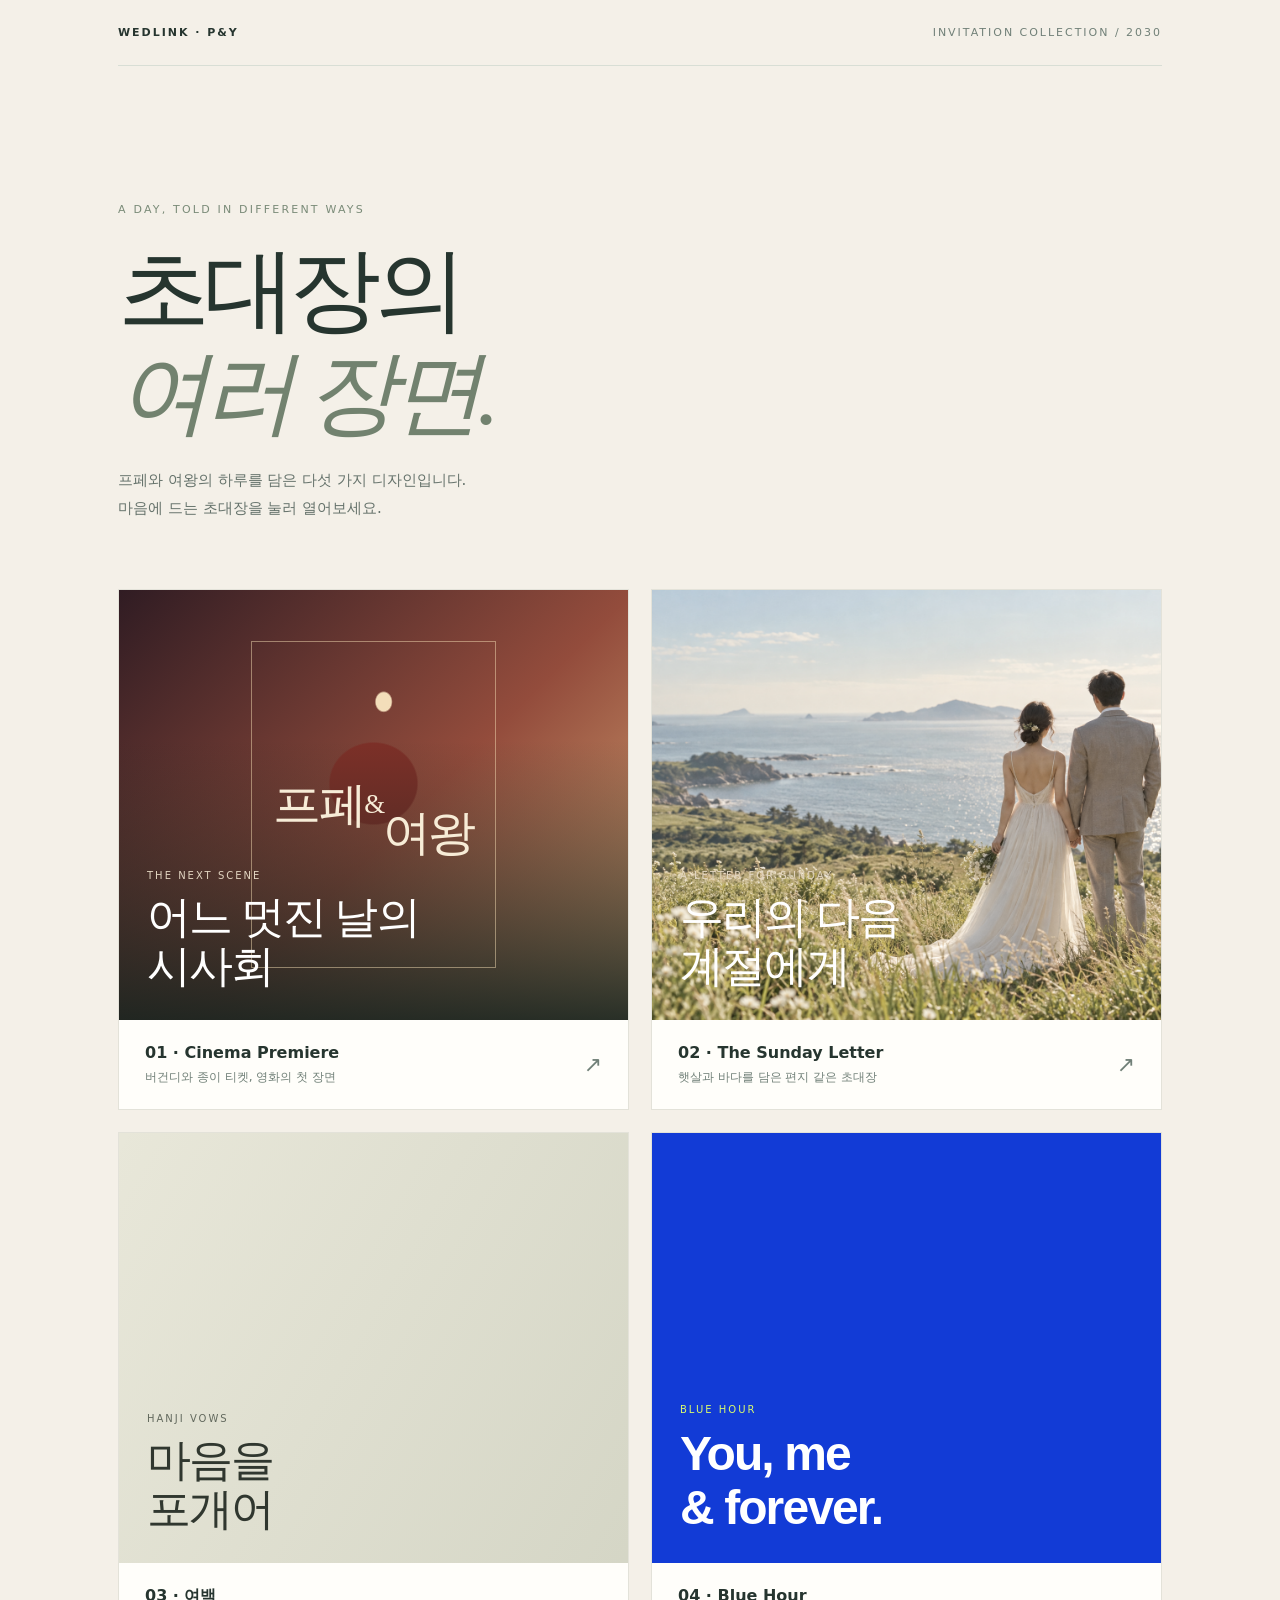
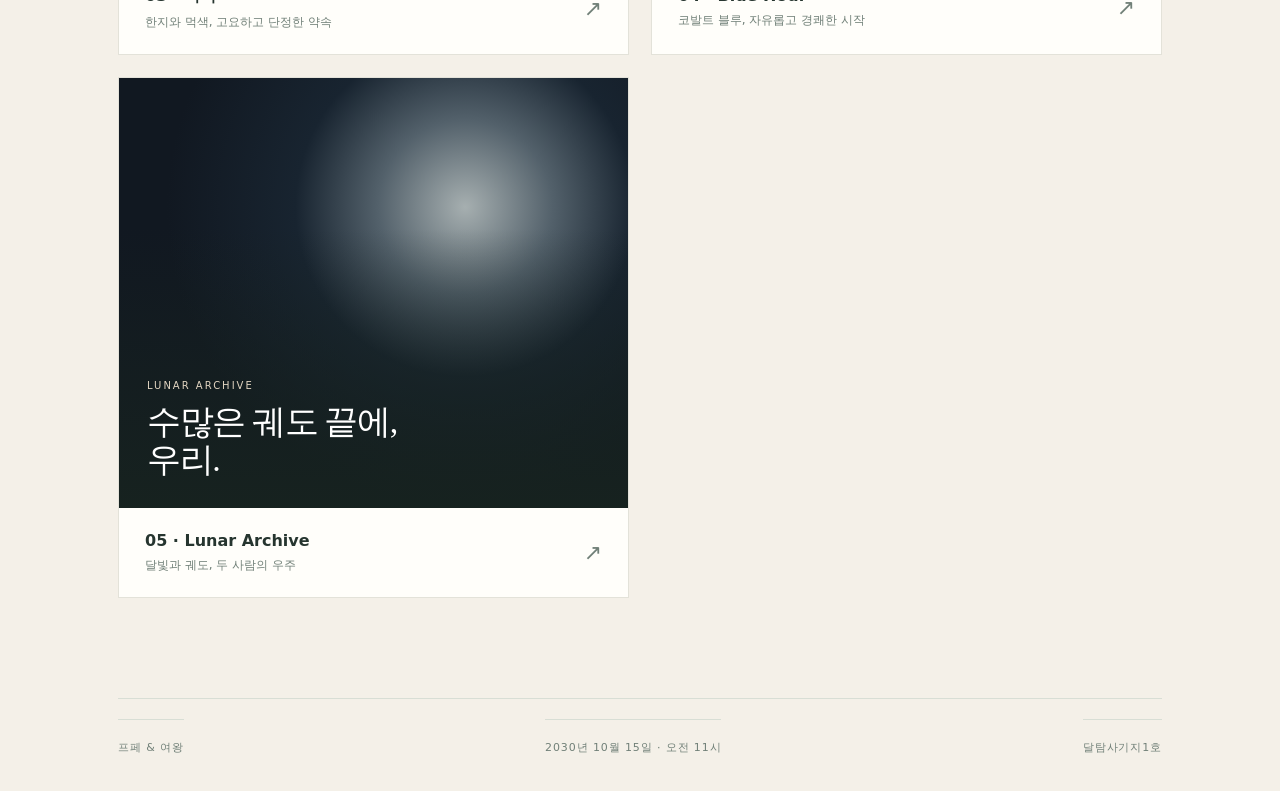
<file: index.html>
<!doctype html>
<html lang="ko">
<head>
  <meta charset="utf-8">
  <meta name="viewport" content="width=device-width, initial-scale=1">
  <meta name="theme-color" content="#f4f0e8">
  <meta name="description" content="프페와 여왕의 모바일 청첩장 테마를 골라보세요.">
  <title>WedLink — 초대장의 여러 장면</title>
  <style>
    :root{color-scheme:light;--paper:#f4f0e8;--ink:#26352f;--muted:#718078;--line:#d8ded5;--serif:Georgia,"Noto Serif KR",serif;--sans:system-ui,"Noto Sans KR",sans-serif}*{box-sizing:border-box}body{margin:0;background:var(--paper);color:var(--ink);font-family:var(--sans)}a{color:inherit}.wrap{max-width:1100px;margin:auto;padding:0 28px}.topbar{display:flex;align-items:center;justify-content:space-between;padding:26px 0;border-bottom:1px solid var(--line);font-size:11px;letter-spacing:.18em;text-transform:uppercase}.brand{font-weight:750}.edition{color:var(--muted)}.intro{padding:clamp(64px,11vw,132px) 0 48px}.eyebrow{font-size:11px;letter-spacing:.2em;color:#7a8b78;text-transform:uppercase}.intro h1{font-family:var(--serif);font-weight:400;letter-spacing:-.07em;font-size:clamp(44px,8vw,92px);line-height:1.12;margin:22px 0}.intro h1 em{font-weight:400;color:#72826f}.intro p{color:#66736c;line-height:1.85;margin:0;max-width:480px;font-size:15px}.themes{display:grid;grid-template-columns:repeat(2,minmax(0,1fr));gap:22px;padding:18px 0 100px}.theme{display:block;text-decoration:none;background:#fffefa;border:1px solid #e3e2d9;transition:transform .25s,box-shadow .25s;overflow:hidden}.theme:hover,.theme:focus-visible{transform:translateY(-4px);box-shadow:0 18px 44px #26352f18;outline:2px solid #70836f;outline-offset:3px}.poster{height:clamp(230px,37vw,430px);position:relative;overflow:hidden;display:flex;align-items:flex-end;padding:28px;color:white}.poster::after{content:"";position:absolute;inset:0;background:linear-gradient(0deg,#17231fe8,transparent 65%)}.poster>*{position:relative;z-index:1}.poster--cinema{background:radial-gradient(ellipse at 52% 26%,#f3deba 0 2%,transparent 2.4%),radial-gradient(ellipse at 50% 45%,#7d3028 0 12%,transparent 12.5%),linear-gradient(135deg,#301c23,#934c3c 55%,#d9ab78)}.ticket{position:absolute;inset:12% 26%;border:1px solid #f7dfb77a;display:flex;align-items:center;justify-content:center;text-align:center;font-family:var(--serif);font-size:clamp(25px,4vw,48px);letter-spacing:-.05em;line-height:1.15;color:#f7ecd7}.poster--letter{background:#d9dfd2}.poster--letter img{position:absolute;inset:0;width:100%;height:100%;object-fit:cover;object-position:center 56%;filter:saturate(.82)}.poster--letter::after{background:linear-gradient(0deg,#1b2823d9,transparent 74%)}.theme-title{font-family:var(--serif);font-size:clamp(26px,4vw,44px);line-height:1.12;letter-spacing:-.04em}.theme-kicker{font-size:10px;letter-spacing:.2em;margin:0 0 12px;color:#e2d5c1}.theme-info{display:flex;align-items:center;justify-content:space-between;padding:23px 26px}.theme-info strong{display:block;font-size:16px;font-weight:650}.theme-info small{display:block;color:var(--muted);margin-top:7px;font-size:12px}.arrow{font-size:22px;color:#718078}.foot{padding:0 0 36px;color:var(--muted);font-size:11px;letter-spacing:.08em}.foot span{border-top:1px solid var(--line);padding-top:20px;display:flex;justify-content:space-between}@media(max-width:680px){.wrap{padding:0 18px}.topbar{padding:20px 0}.themes{grid-template-columns:1fr;gap:16px;padding-bottom:68px}.poster{height:330px}.intro{padding:62px 0 30px}.theme-info{padding:20px}.foot span{gap:16px;flex-wrap:wrap}}
  .poster--hanji{background:#e8e7d9;color:#30372f}.poster--hanji::after{background:linear-gradient(120deg,transparent,#64715425)}.poster--hanji .theme-kicker{color:#62685d}.poster--hanji .theme-title{font-family:Batang,serif}.poster--blue{background:#123bd6}.poster--blue::after{background:none}.poster--blue .theme-title{font-family:Arial,sans-serif;font-weight:800;font-size:48px}.poster--blue .theme-kicker{color:#d9fa6d}.poster--lunar{background:radial-gradient(circle at 68% 30%,#a6afb0 0,#53616b 19%,#182430 37%,#111821 65%)}.poster--lunar .theme-title{font-size:34px}</style>
</head>
<body>
  <div class="wrap">
    <header class="topbar"><span class="brand">WEDLINK · P&amp;Y</span><span class="edition">INVITATION COLLECTION / 2030</span></header>
    <main>
      <section class="intro" aria-labelledby="page-title">
        <span class="eyebrow">A day, told in different ways</span>
        <h1 id="page-title">초대장의<br><em>여러 장면.</em></h1>
        <p>프페와 여왕의 하루를 담은 다섯 가지 디자인입니다.<br>마음에 드는 초대장을 눌러 열어보세요.</p>
      </section>
      <nav class="themes" aria-label="청첩장 테마 선택">
        <a class="theme" href="./cinema-premiere/">
          <div class="poster poster--cinema"><div class="ticket" aria-hidden="true">프페<br><span style="font-size:.56em">&amp;</span><br>여왕</div><div><p class="theme-kicker">THE NEXT SCENE</p><div class="theme-title">어느 멋진 날의<br>시사회</div></div></div>
          <div class="theme-info"><div><strong>01 · Cinema Premiere</strong><small>버건디와 종이 티켓, 영화의 첫 장면</small></div><span class="arrow" aria-hidden="true">↗</span></div>
        </a>
        <a class="theme" href="./sunday-letter/">
          <div class="poster poster--letter"><img src="./sunday-letter/hero.png" alt="맑은 바닷가 풀밭에 선 신랑신부의 뒷모습"><div><p class="theme-kicker">A LETTER FOR SUNDAY</p><div class="theme-title">우리의 다음<br>계절에게</div></div></div>
          <div class="theme-info"><div><strong>02 · The Sunday Letter</strong><small>햇살과 바다를 담은 편지 같은 초대장</small></div><span class="arrow" aria-hidden="true">↗</span></div>
        </a>
      <a class="theme" href="./hanji-vows/"><div class="poster poster--hanji"><div><p class="theme-kicker">HANJI VOWS</p><div class="theme-title">마음을<br>포개어</div></div></div><div class="theme-info"><div><strong>03 · 여백</strong><small>한지와 먹색, 고요하고 단정한 약속</small></div><span class="arrow" aria-hidden="true">↗</span></div></a>
<a class="theme" href="./blue-hour/"><div class="poster poster--blue"><div><p class="theme-kicker">BLUE HOUR</p><div class="theme-title">You, me<br><span>& forever.</span></div></div></div><div class="theme-info"><div><strong>04 · Blue Hour</strong><small>코발트 블루, 자유롭고 경쾌한 시작</small></div><span class="arrow" aria-hidden="true">↗</span></div></a>
<a class="theme" href="./lunar-archive/"><div class="poster poster--lunar"><div><p class="theme-kicker">LUNAR ARCHIVE</p><div class="theme-title">수많은 궤도 끝에,<br>우리.</div></div></div><div class="theme-info"><div><strong>05 · Lunar Archive</strong><small>달빛과 궤도, 두 사람의 우주</small></div><span class="arrow" aria-hidden="true">↗</span></div></a>
</nav>
    </main>
    <footer class="foot"><span><span>프페 &amp; 여왕</span><span>2030년 10월 15일 · 오전 11시</span><span>달탐사기지1호</span></span></footer>
  </div>
</body>
</html>
</file>
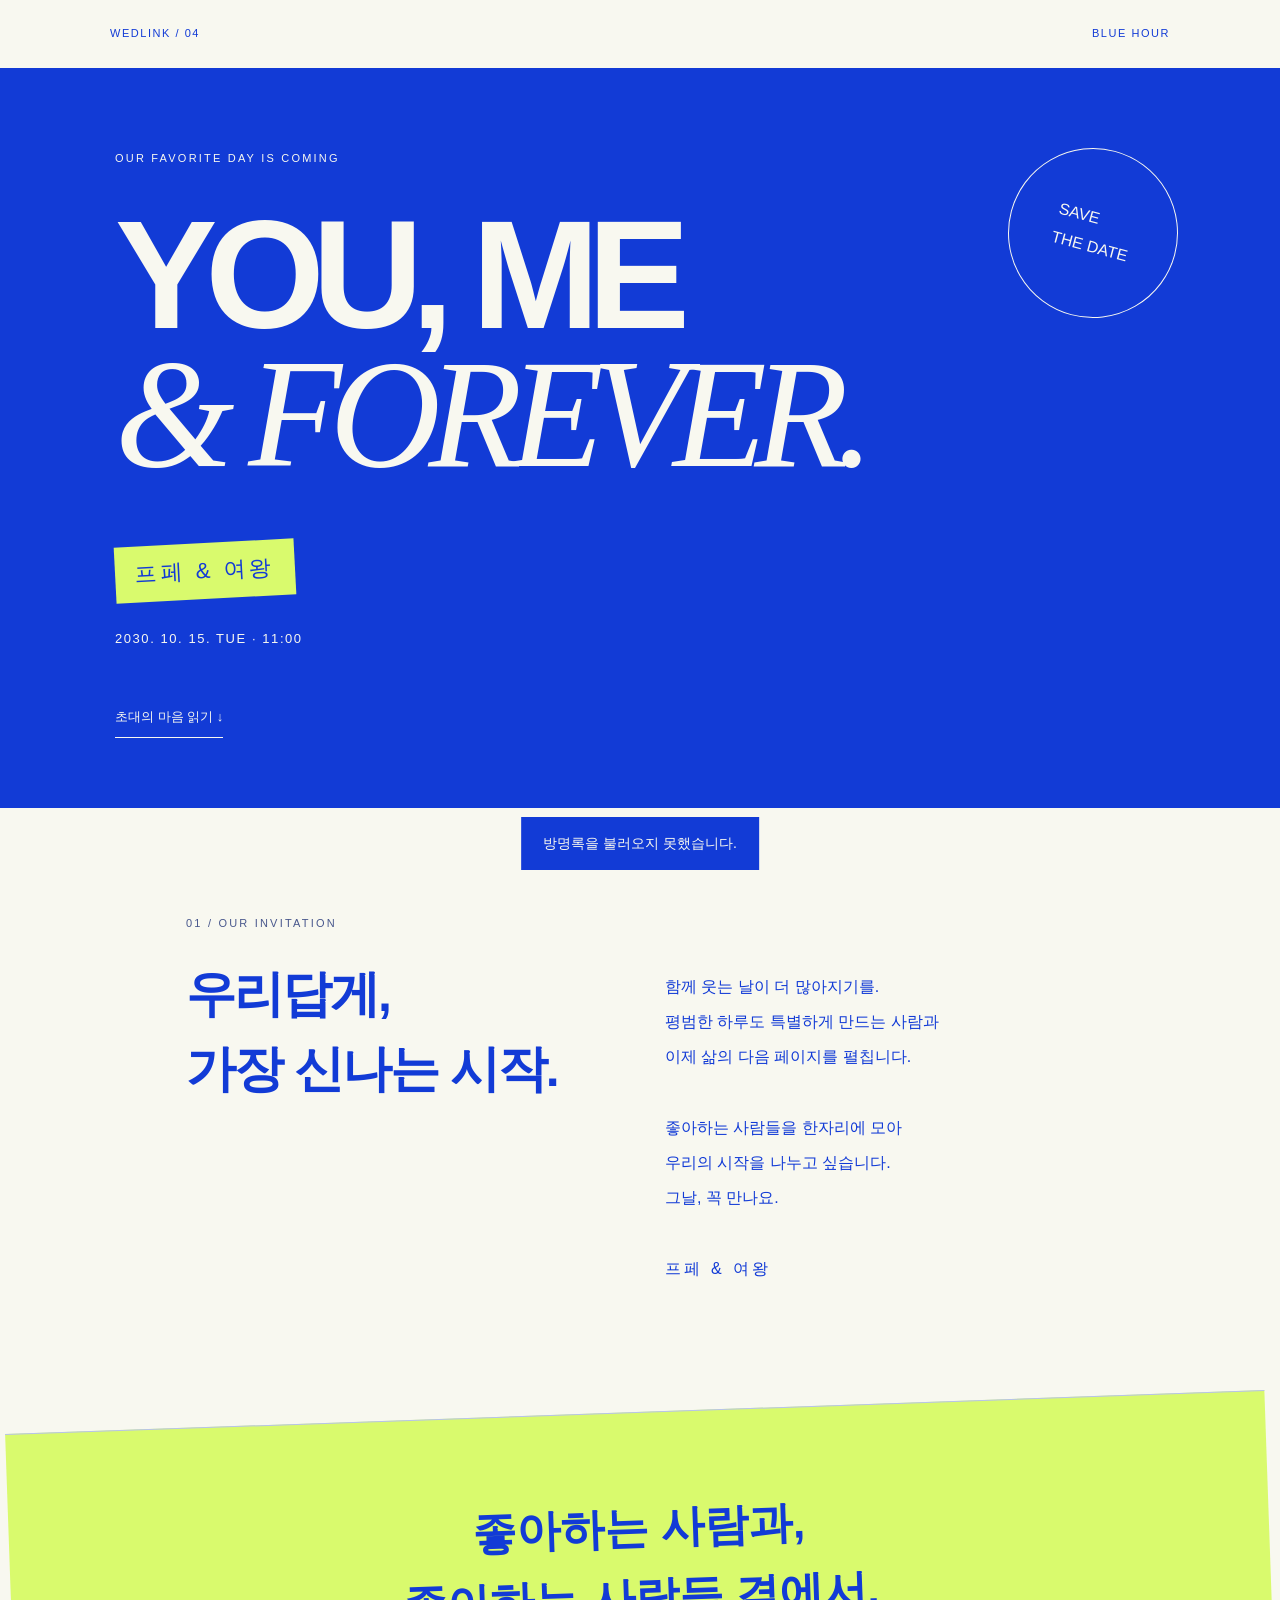
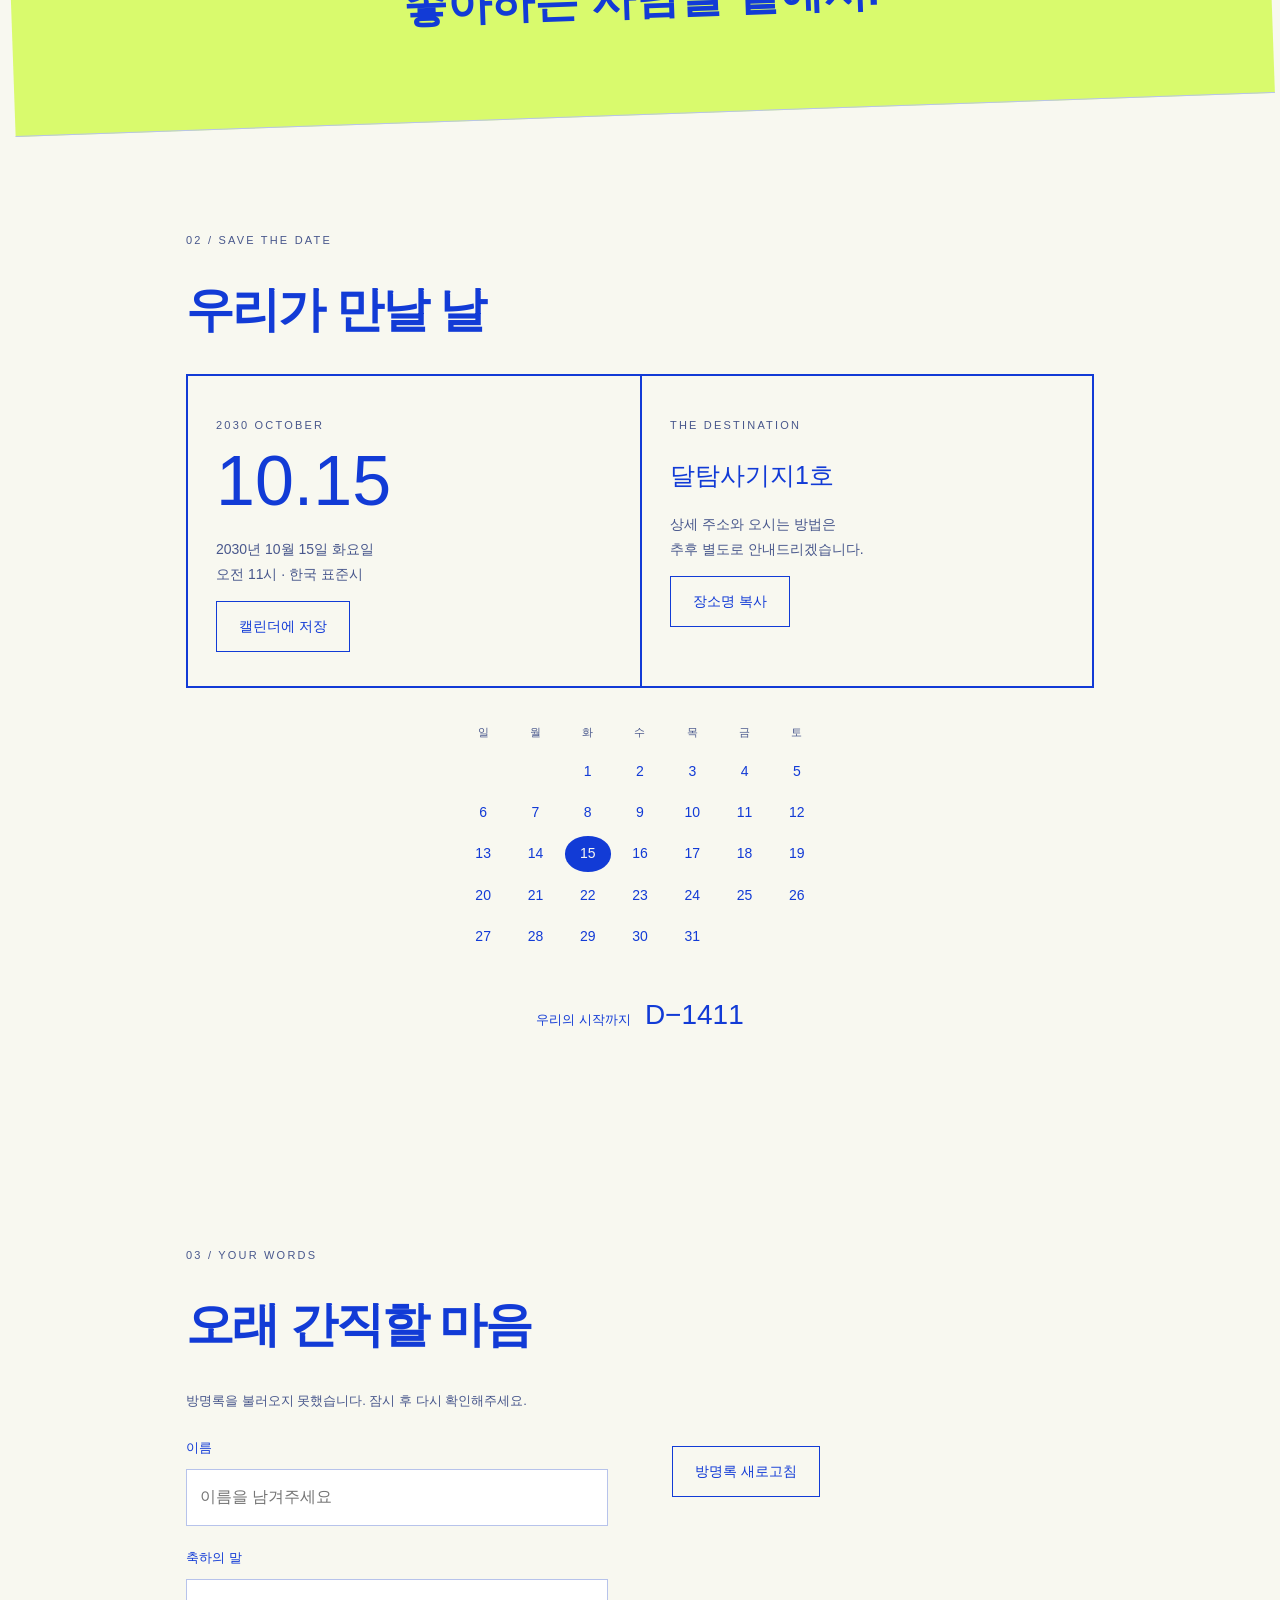
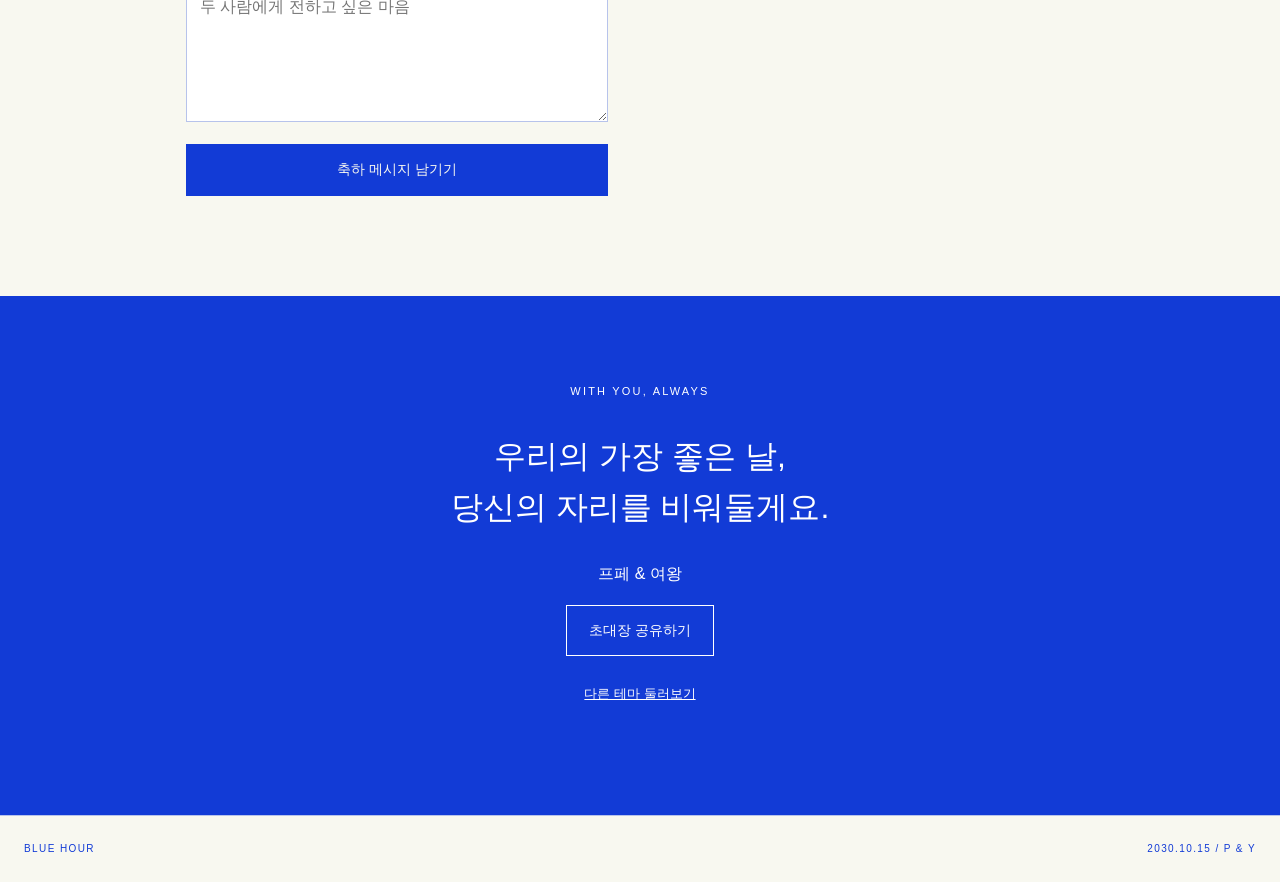
<file: blue-hour/index.html>
<!doctype html><html lang="ko"><head><meta charset="utf-8"><meta name="viewport" content="width=device-width,initial-scale=1"><meta name="theme-color" content="#123bd6"><meta name="description" content="프페와 여왕의 결혼식에 초대합니다. 2030년 10월 15일 오전 11시, 달탐사기지1호."><meta property="og:title" content="프페와 여왕의 초대장 · Blue Hour"><meta property="og:description" content="2030년 10월 15일 오전 11시 · 달탐사기지1호"><title>프페 &amp; 여왕 · Blue Hour</title><link rel="stylesheet" href="../shared/themes.css"></head><body class="blue"><header class="top"><a href="../">WEDLINK / 04</a><span>BLUE HOUR</span></header><main><section class="hero"><div class="orb" aria-hidden="true">SAVE<br>THE DATE</div><p class="eyebrow">OUR FAVORITE DAY IS COMING</p><h1>You, me<br><span>& forever.</span></h1><div class="names">프페 &amp; 여왕</div><p class="date">2030. 10. 15. TUE · 11:00</p><a class="hero-link" href="#invitation">초대의 마음 읽기 ↓</a></section><section class="section intro" id="invitation"><div><span class="label">01 / OUR INVITATION</span><h2>우리답게,<br>가장 신나는 시작.</h2></div><div class="copy"><p>함께 웃는 날이 더 많아지기를.<br>평범한 하루도 특별하게 만드는 사람과<br>이제 삶의 다음 페이지를 펼칩니다.<br><br>좋아하는 사람들을 한자리에 모아<br>우리의 시작을 나누고 싶습니다.<br>그날, 꼭 만나요.</p><p class="signature"><strong>프페 &amp; 여왕</strong></p></div></section><div class="interlude"><p>좋아하는 사람과,<br>좋아하는 사람들 곁에서.</p></div><section class="section" id="details"><span class="label">02 / SAVE THE DATE</span><h2>우리가 만날 날</h2><div class="event-grid"><article><span class="label">2030 OCTOBER</span><div class="big-date">10.15</div><p>2030년 10월 15일 화요일<br>오전 11시 · 한국 표준시</p><button class="button" id="calendar" type="button">캘린더에 저장</button></article><article><span class="label">THE DESTINATION</span><h3>달탐사기지1호</h3><p>상세 주소와 오시는 방법은<br>추후 별도로 안내드리겠습니다.</p><button class="button" id="copy-place" type="button">장소명 복사</button></article></div><div class="calendar-grid" aria-label="2030년 10월 달력, 15일 화요일 결혼식"><span class="weekday">일</span><span class="weekday">월</span><span class="weekday">화</span><span class="weekday">수</span><span class="weekday">목</span><span class="weekday">금</span><span class="weekday">토</span><span></span><span></span><span>1</span><span>2</span><span>3</span><span>4</span><span>5</span><span>6</span><span>7</span><span>8</span><span>9</span><span>10</span><span>11</span><span>12</span><span>13</span><span>14</span><span class="selected" aria-label="15일 결혼식">15</span><span>16</span><span>17</span><span>18</span><span>19</span><span>20</span><span>21</span><span>22</span><span>23</span><span>24</span><span>25</span><span>26</span><span>27</span><span>28</span><span>29</span><span>30</span><span>31</span></div><div class="countdown"><span>우리의 시작까지</span><strong id="countdown"></strong></div></section><section class="section" id="guestbook"><span class="label">03 / YOUR WORDS</span><h2>오래 간직할 마음</h2><p id="guestbook-description" role="status">축하 메시지를 불러오고 있습니다.</p><div class="guest-layout"><form id="guest-form" class="guest-form"><label for="name">이름</label><input id="name" name="name" maxlength="24" autocomplete="name" placeholder="이름을 남겨주세요" required><label for="message">축하의 말</label><textarea id="message" name="message" rows="4" maxlength="240" placeholder="두 사람에게 전하고 싶은 마음" required></textarea><button class="button" type="submit">축하 메시지 남기기</button></form><div><div id="guest-list" class="guest-list" aria-live="polite"></div><button class="button retry" id="reload" type="button">방명록 새로고침</button></div></div></section><section class="closing"><span class="label">WITH YOU, ALWAYS</span><h2>우리의 가장 좋은 날,<br>당신의 자리를 비워둘게요.</h2><p>프페 &amp; 여왕</p><button class="button" id="share" type="button">초대장 공유하기</button><a href="../">다른 테마 둘러보기</a></section></main><footer class="footer"><span>BLUE HOUR</span><span>2030.10.15 / P &amp; Y</span></footer><div class="toast" id="toast" role="status"></div><script src="../config.js"></script><script src="../shared/invitation.js"></script></body></html>
</file>
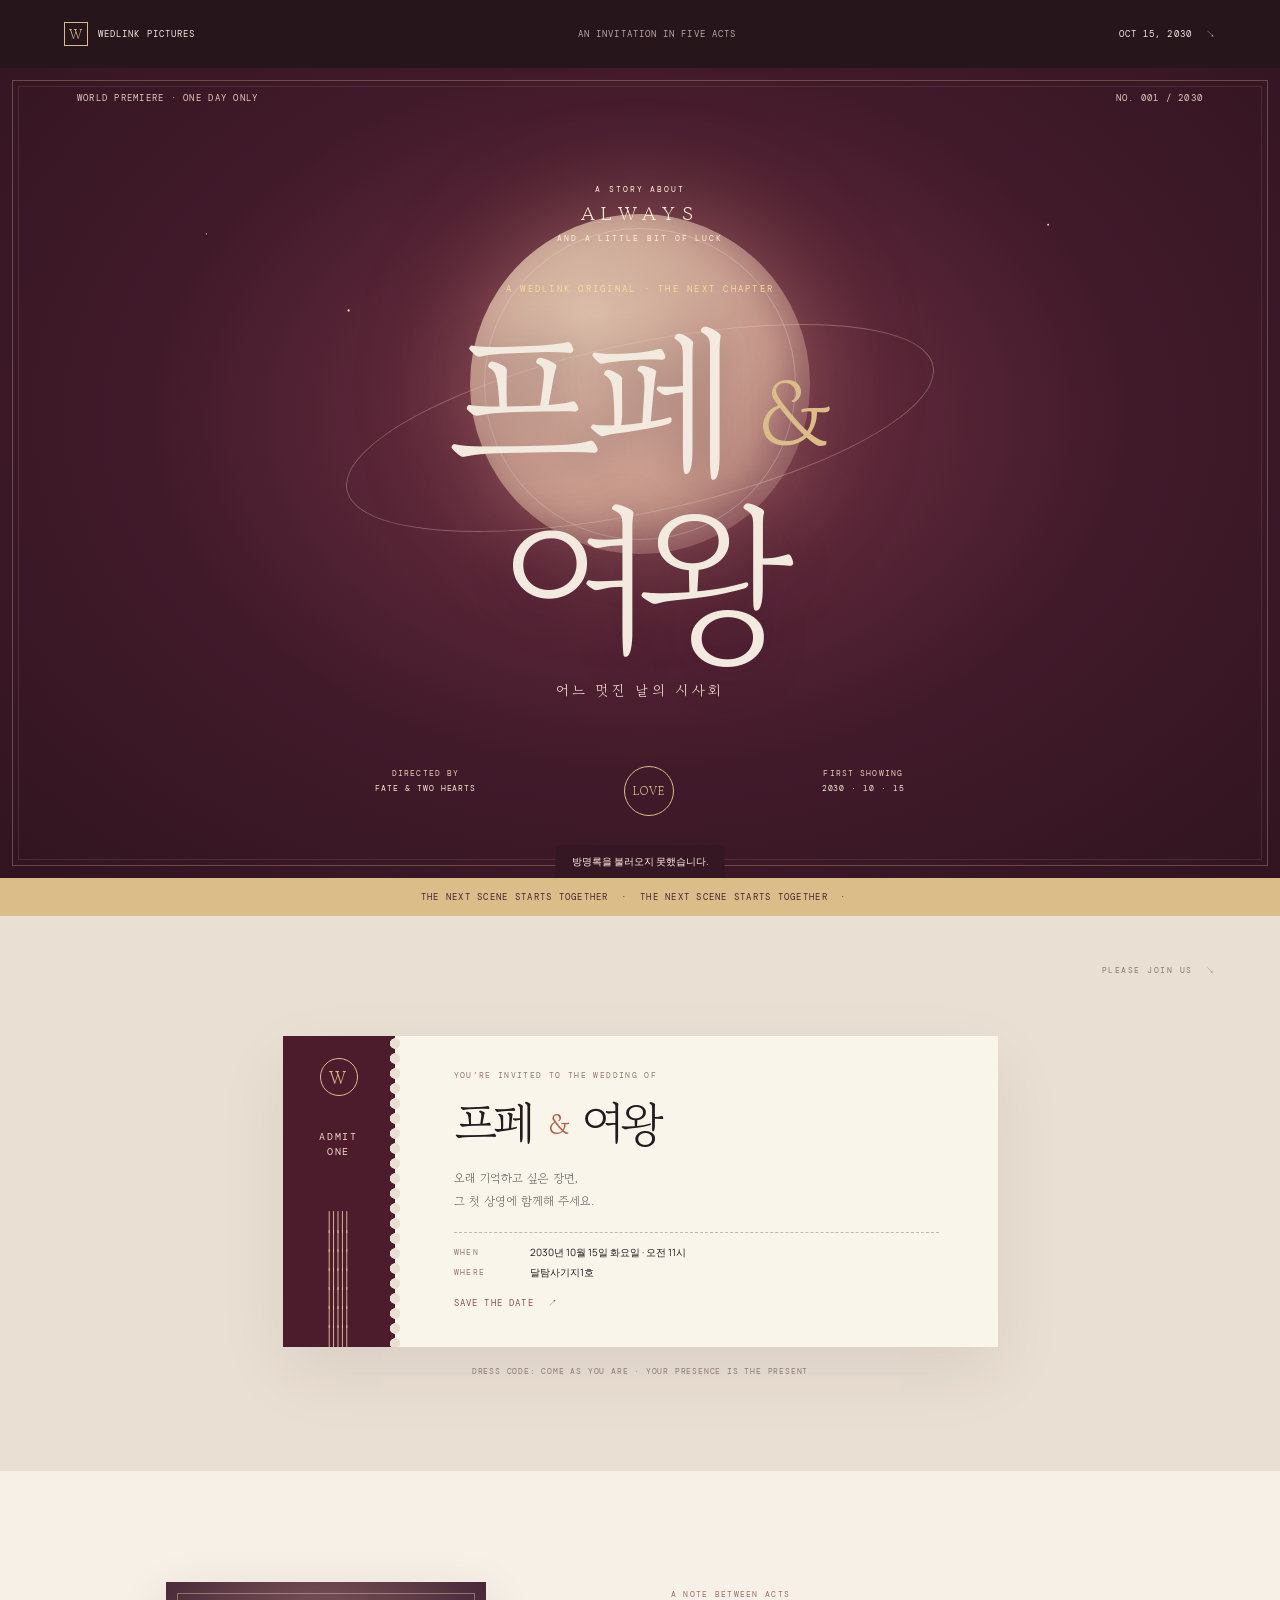
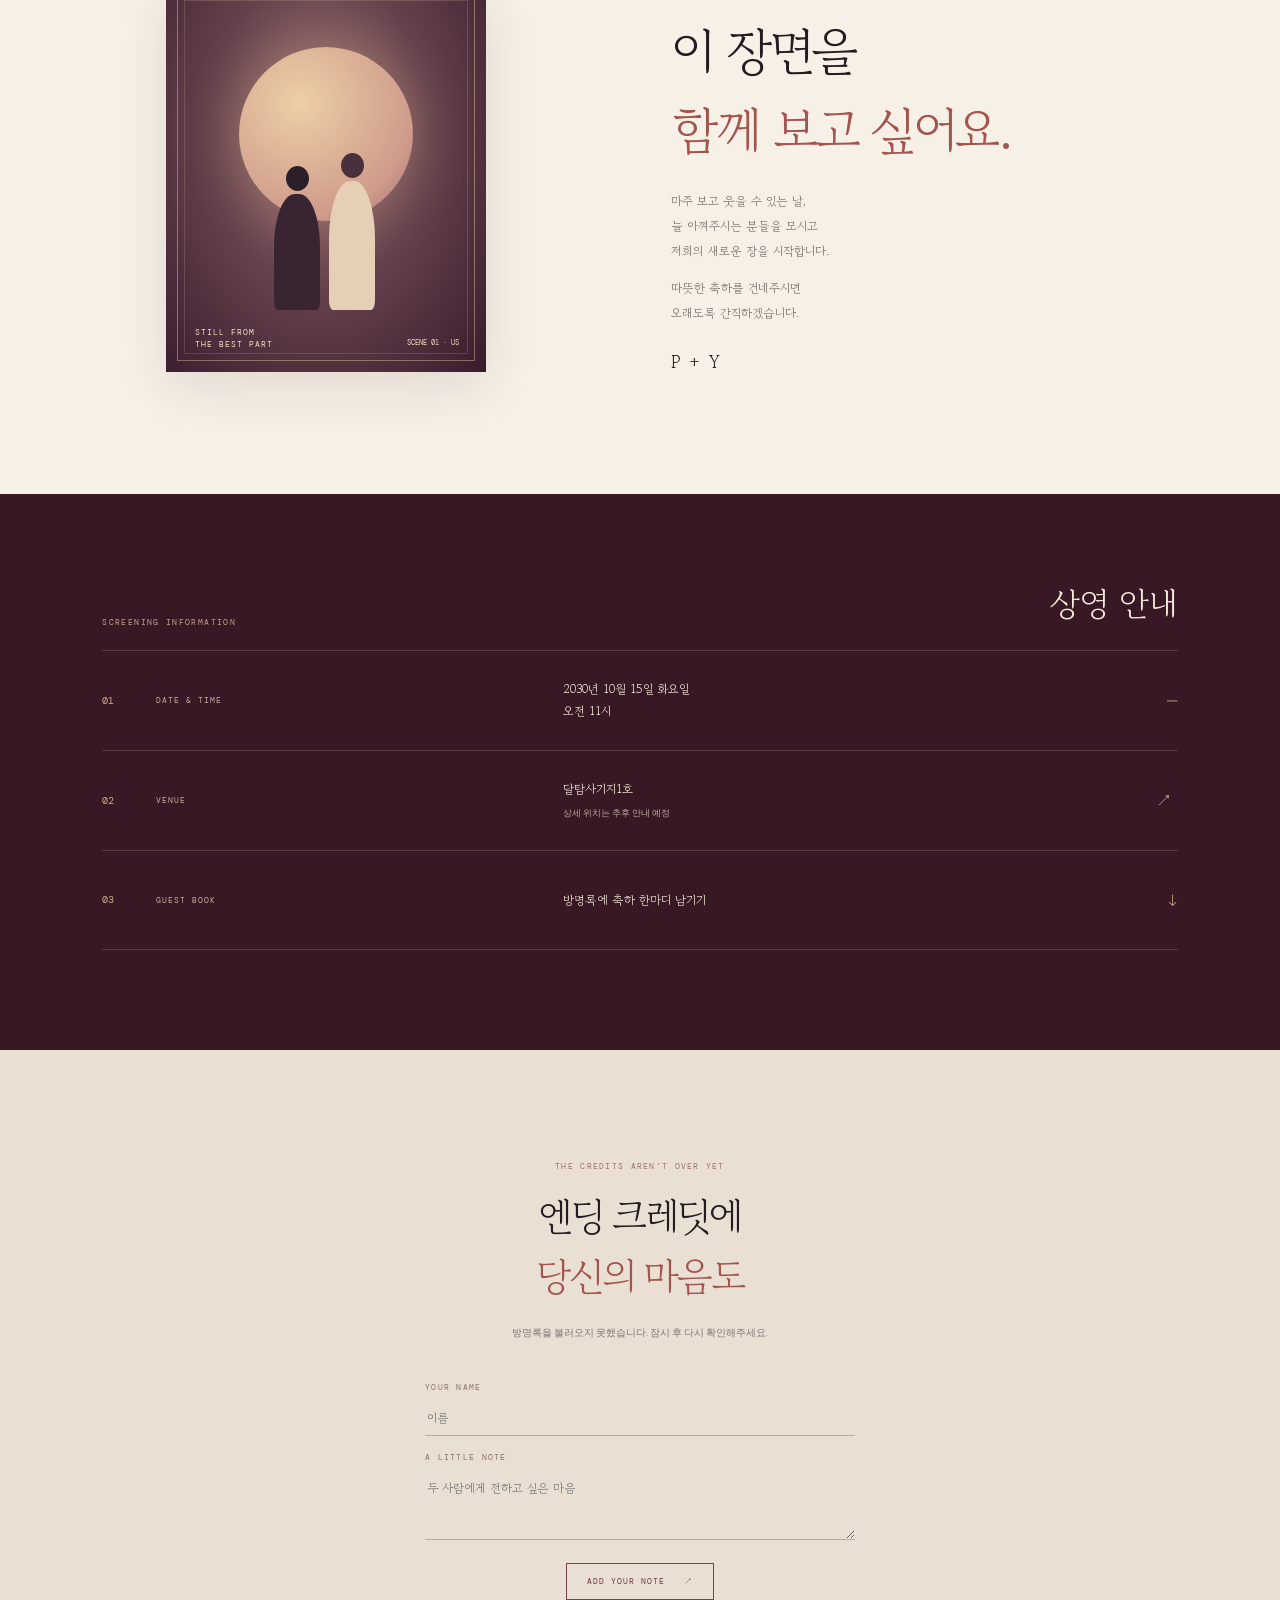
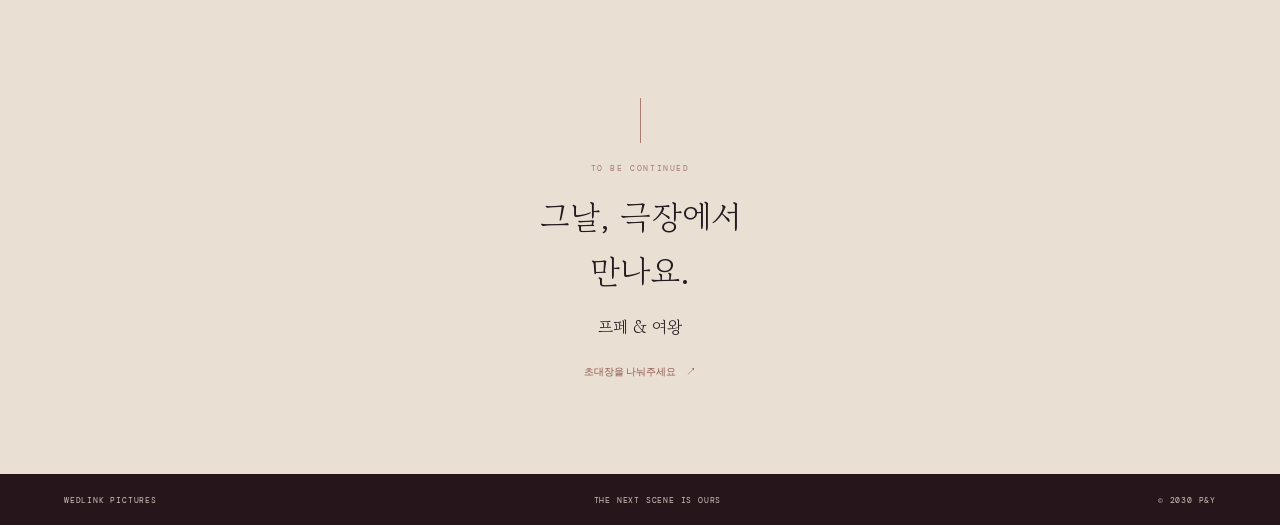
<file: cinema-premiere/index.html>
<!doctype html>
<html lang="ko">
<head>
  <meta charset="utf-8"><meta name="viewport" content="width=device-width, initial-scale=1, viewport-fit=cover">
  <meta name="theme-color" content="#371321"><meta name="description" content="프페와 여왕의 다음 장면에 초대합니다. 2030년 10월 15일, 달탐사기지1호">
  <title>프페 &amp; 여왕 — The Next Scene</title>
  <link rel="preconnect" href="https://fonts.googleapis.com"><link rel="preconnect" href="https://fonts.gstatic.com" crossorigin>
  <link href="https://fonts.googleapis.com/css2?family=DM+Mono:wght@400;500&family=Gowun+Batang:wght@400;700&family=Manrope:wght@300;400;500;600;700&display=swap" rel="stylesheet">
  <link rel="stylesheet" href="style.css">
</head>
<body>
<header class="masthead"><a href="#top" class="brand"><span class="brand__symbol">W</span> WEDLINK PICTURES</a><span class="masthead__type">AN INVITATION IN FIVE ACTS</span><a href="#details" class="masthead__date">OCT 15, 2030 <span>↘</span></a></header>
<main id="top">
  <section class="poster" aria-labelledby="title">
    <div class="poster__top"><span>WORLD PREMIERE · ONE DAY ONLY</span><span>NO. 001 / 2030</span></div>
    <div class="poster__stars" aria-hidden="true"><i>·</i><i>·</i><i>·</i></div>
    <div class="poster__moon" aria-hidden="true"></div><div class="poster__orb" aria-hidden="true"></div>
    <div class="credits"><span>A STORY ABOUT</span><strong>ALWAYS</strong><span>AND A LITTLE BIT OF LUCK</span></div>
    <p class="poster__pretitle">A WEDLINK ORIGINAL · THE NEXT CHAPTER</p>
    <h1 id="title">프페 <span>&amp;</span><br>여왕</h1>
    <p class="poster__subtitle">어느 멋진 날의 시사회</p>
    <div class="poster__bottom"><span>DIRECTED BY<br><b>FATE &amp; TWO HEARTS</b></span><span class="rating">LOVE</span><span>FIRST SHOWING<br><b>2030 · 10 · 15</b></span></div>
    <a class="scroll-cue" href="#ticket" aria-label="초대장으로 이동">SCROLL TO THE STORY <span>↓</span></a>
  </section>
  <section class="marquee" aria-label="두 사람의 결혼식">THE NEXT SCENE STARTS TOGETHER&nbsp; · &nbsp;THE NEXT SCENE STARTS TOGETHER&nbsp; · &nbsp;</section>
  <section class="ticket-section" id="ticket">
    <div class="side-note">PLEASE JOIN US <span>↘</span></div>
    <article class="ticket">
      <div class="ticket__stub"><span class="ticket__logo">W</span><span>ADMIT<br>ONE</span><span class="barcode" aria-hidden="true">▥▥▥▥▥▥▥</span></div>
      <div class="ticket__main"><div class="ticket__eyebrow">YOU’RE INVITED TO THE WEDDING OF</div><h2>프페 <i>&amp;</i> 여왕</h2><p class="ticket__copy">오래 기억하고 싶은 장면,<br>그 첫 상영에 함께해 주세요.</p><div class="ticket__rule"></div><div class="ticket__info"><span>WHEN</span><b>2030년 10월 15일 화요일 · 오전 11시</b><span>WHERE</span><b>달탐사기지1호</b></div><button id="calendar" class="ticket__cta">SAVE THE DATE <span>↗</span></button></div>
    </article>
    <p class="ticket-caption">DRESS CODE: COME AS YOU ARE · YOUR PRESENCE IS THE PRESENT</p>
  </section>
  <section class="intermission">
    <div class="intermission__frame"><div class="intermission__halo"></div><div class="intermission__figures" aria-hidden="true"><span></span><span></span></div><p>STILL FROM<br>THE BEST PART</p><span class="frame-index">SCENE 01 · US</span></div>
    <div class="intermission__text"><p class="eyebrow">A NOTE BETWEEN ACTS</p><h2>이 장면을<br><em>함께 보고 싶어요.</em></h2><p>마주 보고 웃을 수 있는 날,<br>늘 아껴주시는 분들을 모시고<br>저희의 새로운 장을 시작합니다.</p><p>따뜻한 축하를 건네주시면<br>오래도록 간직하겠습니다.</p><span class="signature">P + Y</span></div>
  </section>
  <section class="details" id="details"><div class="details__heading"><span>SCREENING INFORMATION</span><h2>상영 안내</h2></div><div class="detail-row"><span class="detail-row__no">01</span><span class="detail-row__label">DATE &amp; TIME</span><span class="detail-row__value">2030년 10월 15일 화요일<br>오전 11시</span><span class="detail-row__icon" aria-hidden="true">—</span></div><div class="detail-row"><span class="detail-row__no">02</span><span class="detail-row__label">VENUE</span><span class="detail-row__value">달탐사기지1호<br><small>상세 위치는 추후 안내 예정</small></span><button class="detail-row__icon icon-button" id="copy-place" aria-label="장소명 복사">↗</button></div><div class="detail-row"><span class="detail-row__no">03</span><span class="detail-row__label">GUEST BOOK</span><span class="detail-row__value">방명록에 축하 한마디 남기기</span><a href="#guestbook" class="detail-row__icon" aria-label="방명록으로 이동">↓</a></div></section>
  <section class="guest-section" id="guestbook"><div class="guest-heading"><p class="eyebrow">THE CREDITS AREN’T OVER YET</p><h2>엔딩 크레딧에<br><em>당신의 마음도</em></h2><p id="guestbook-description">방명록 저장 방식을 확인하는 중입니다.</p></div><form id="guest-form"><label for="name">YOUR NAME</label><input id="name" maxlength="24" required placeholder="이름"><label for="message">A LITTLE NOTE</label><textarea id="message" rows="3" maxlength="240" required placeholder="두 사람에게 전하고 싶은 마음"></textarea><button type="submit">ADD YOUR NOTE <span>↗</span></button></form><div id="guest-list" class="guest-list"></div><div class="finale"><span class="finale__line"></span><p>TO BE CONTINUED</p><h2>그날, 극장에서<br>만나요.</h2><div class="finale__names">프페 &amp; 여왕</div><button id="share" class="share-button">초대장을 나눠주세요 <span>↗</span></button></div></section>
</main><footer><span>WEDLINK PICTURES</span><span>THE NEXT SCENE IS OURS</span><span>© 2030 P&amp;Y</span></footer><div id="toast" role="status" aria-live="polite"></div><script src="../config.js"></script><script src="script.js?v=2"></script>
</body>
</html>
</file>
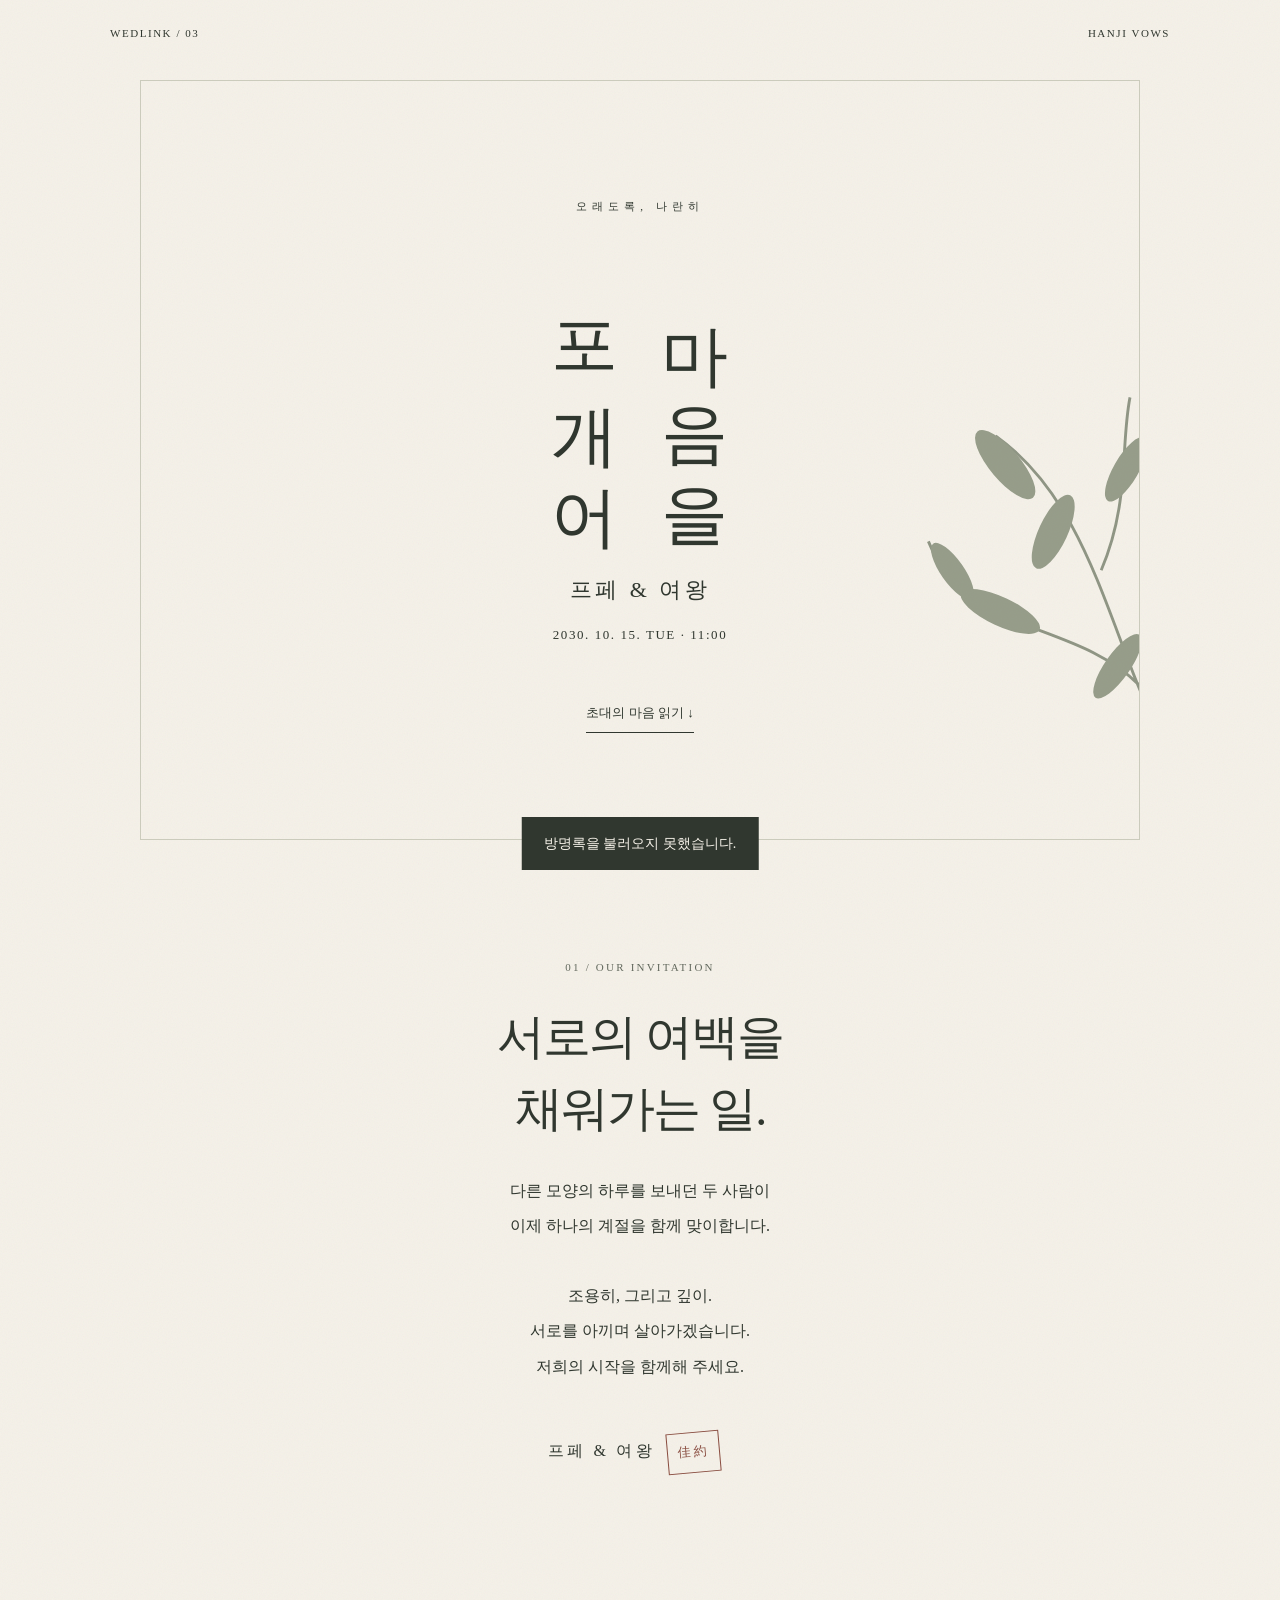
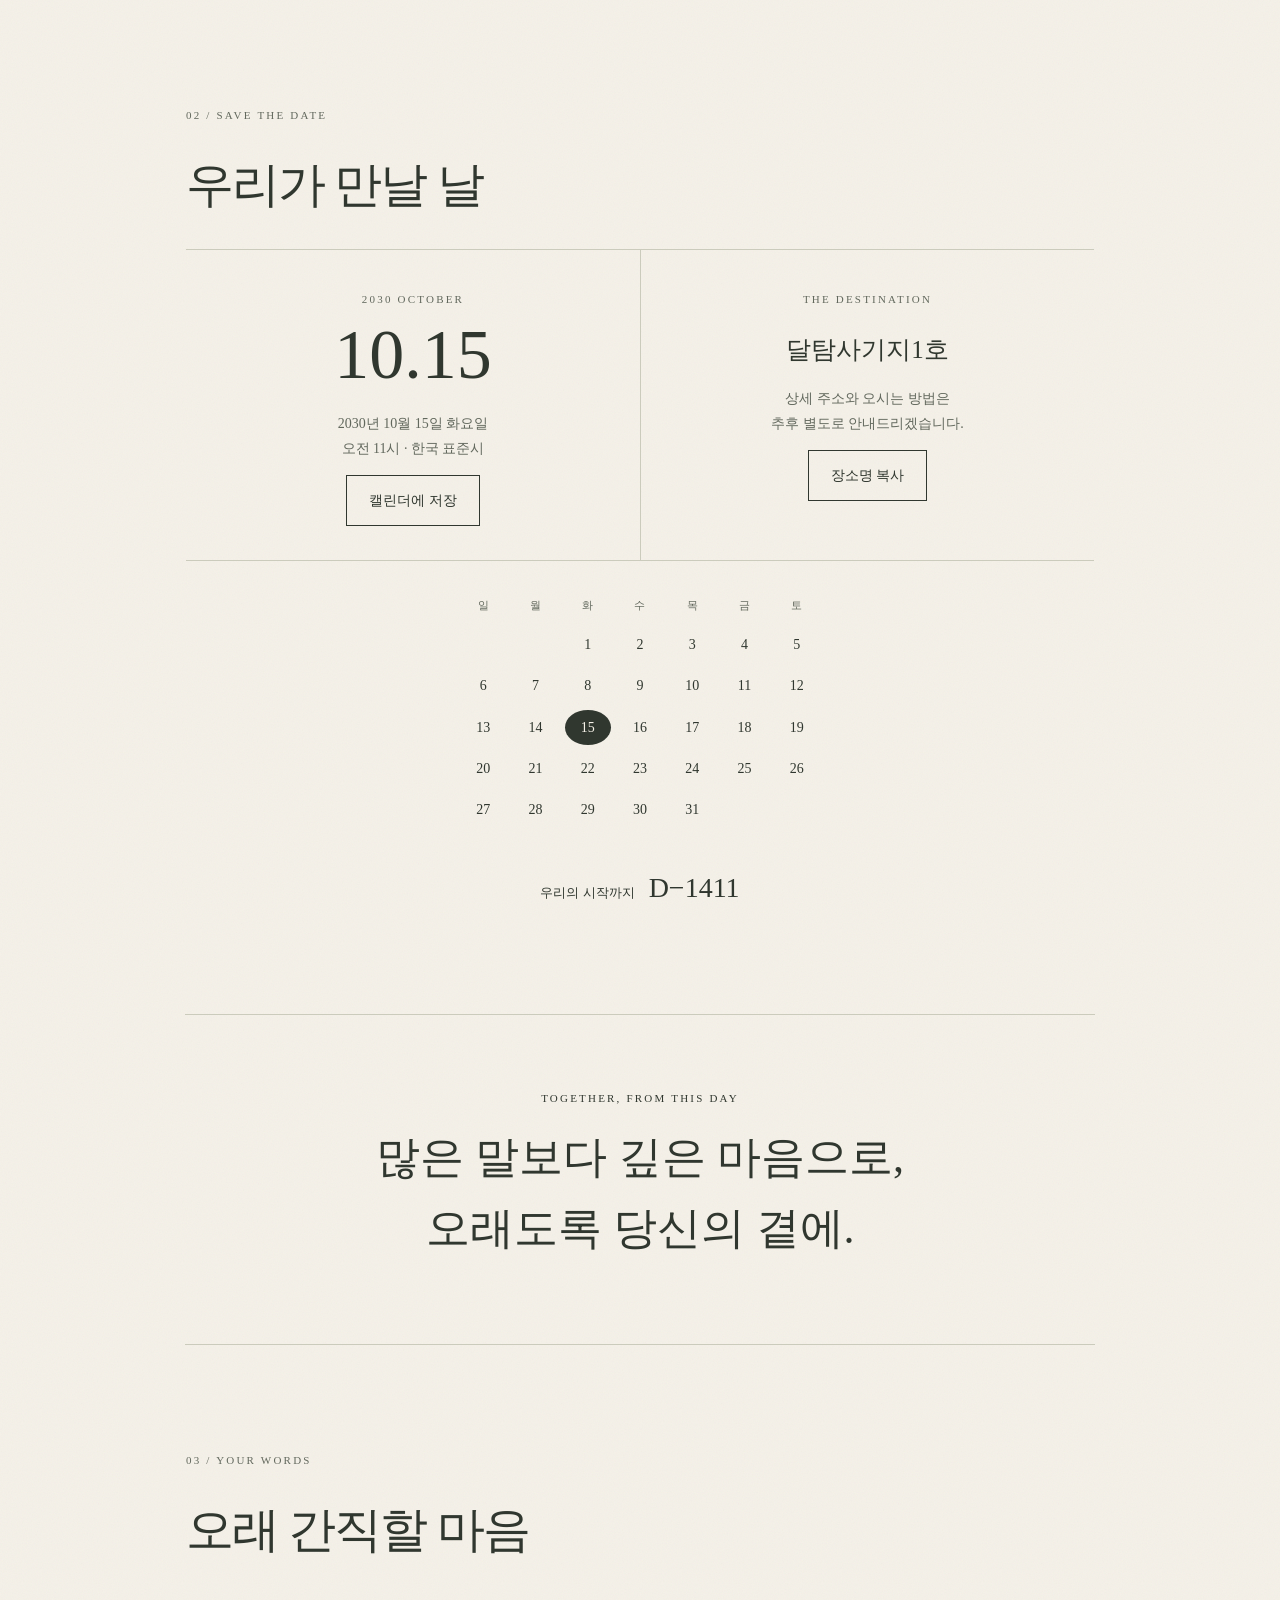
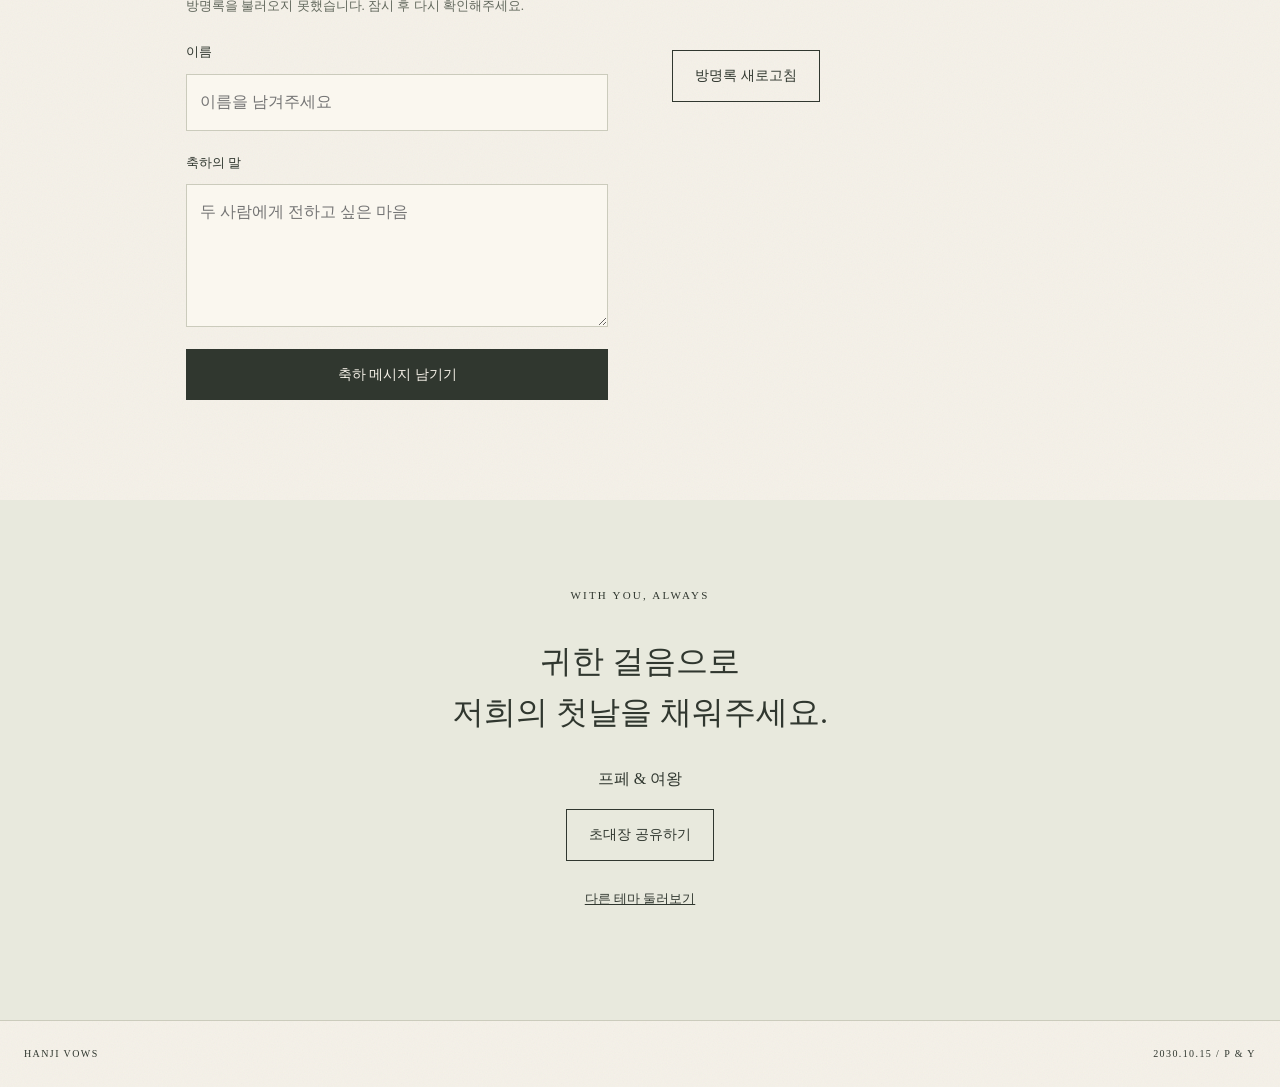
<file: hanji-vows/index.html>
<!doctype html><html lang="ko"><head><meta charset="utf-8"><meta name="viewport" content="width=device-width,initial-scale=1"><meta name="theme-color" content="#f5f1e8"><meta name="description" content="프페와 여왕의 결혼식에 초대합니다. 2030년 10월 15일 오전 11시, 달탐사기지1호."><meta property="og:title" content="프페와 여왕의 초대장 · 여백"><meta property="og:description" content="2030년 10월 15일 오전 11시 · 달탐사기지1호"><title>프페 &amp; 여왕 · 여백</title><link rel="stylesheet" href="../shared/themes.css"></head><body class="hanji"><header class="top"><a href="../">WEDLINK / 03</a><span>HANJI VOWS</span></header><main><section class="hero"><svg class="branch" viewBox="0 0 400 500" fill="none" aria-hidden="true"><path d="M420 490C280 410 300 180 160 80M310 340C240 270 130 290 90 190M270 220C300 150 290 90 300 40" stroke="#5a6650" stroke-width="3"/><g fill="#657158"><ellipse cx="170" cy="110" rx="16" ry="45" transform="rotate(-40 170 110)"/><ellipse cx="220" cy="180" rx="15" ry="42" transform="rotate(25 220 180)"/><ellipse cx="165" cy="263" rx="15" ry="45" transform="rotate(-65 165 263)"/><ellipse cx="115" cy="221" rx="12" ry="35" transform="rotate(-35 115 221)"/><ellipse cx="296" cy="115" rx="13" ry="38" transform="rotate(30 296 115)"/><ellipse cx="287" cy="320" rx="13" ry="40" transform="rotate(35 287 320)"/></g></svg><p class="eyebrow">오래도록, 나란히</p><h1>마음을<br>포개어</h1><div class="names">프페 &amp; 여왕</div><p class="date">2030. 10. 15. TUE · 11:00</p><a class="hero-link" href="#invitation">초대의 마음 읽기 ↓</a></section><section class="section intro" id="invitation"><div><span class="label">01 / OUR INVITATION</span><h2>서로의 여백을<br>채워가는 일.</h2></div><div class="copy"><p>다른 모양의 하루를 보내던 두 사람이<br>이제 하나의 계절을 함께 맞이합니다.<br><br>조용히, 그리고 깊이.<br>서로를 아끼며 살아가겠습니다.<br>저희의 시작을 함께해 주세요.</p><p class="signature"><strong>프페 &amp; 여왕</strong><span class="seal">佳約</span></p></div></section><section class="section" id="details"><span class="label">02 / SAVE THE DATE</span><h2>우리가 만날 날</h2><div class="event-grid"><article><span class="label">2030 OCTOBER</span><div class="big-date">10.15</div><p>2030년 10월 15일 화요일<br>오전 11시 · 한국 표준시</p><button class="button" id="calendar" type="button">캘린더에 저장</button></article><article><span class="label">THE DESTINATION</span><h3>달탐사기지1호</h3><p>상세 주소와 오시는 방법은<br>추후 별도로 안내드리겠습니다.</p><button class="button" id="copy-place" type="button">장소명 복사</button></article></div><div class="calendar-grid" aria-label="2030년 10월 달력, 15일 화요일 결혼식"><span class="weekday">일</span><span class="weekday">월</span><span class="weekday">화</span><span class="weekday">수</span><span class="weekday">목</span><span class="weekday">금</span><span class="weekday">토</span><span></span><span></span><span>1</span><span>2</span><span>3</span><span>4</span><span>5</span><span>6</span><span>7</span><span>8</span><span>9</span><span>10</span><span>11</span><span>12</span><span>13</span><span>14</span><span class="selected" aria-label="15일 결혼식">15</span><span>16</span><span>17</span><span>18</span><span>19</span><span>20</span><span>21</span><span>22</span><span>23</span><span>24</span><span>25</span><span>26</span><span>27</span><span>28</span><span>29</span><span>30</span><span>31</span></div><div class="countdown"><span>우리의 시작까지</span><strong id="countdown"></strong></div></section><div class="interlude"><span class="label">TOGETHER, FROM THIS DAY</span><p>많은 말보다 깊은 마음으로,<br>오래도록 당신의 곁에.</p></div><section class="section" id="guestbook"><span class="label">03 / YOUR WORDS</span><h2>오래 간직할 마음</h2><p id="guestbook-description" role="status">축하 메시지를 불러오고 있습니다.</p><div class="guest-layout"><form id="guest-form" class="guest-form"><label for="name">이름</label><input id="name" name="name" maxlength="24" autocomplete="name" placeholder="이름을 남겨주세요" required><label for="message">축하의 말</label><textarea id="message" name="message" rows="4" maxlength="240" placeholder="두 사람에게 전하고 싶은 마음" required></textarea><button class="button" type="submit">축하 메시지 남기기</button></form><div><div id="guest-list" class="guest-list" aria-live="polite"></div><button class="button retry" id="reload" type="button">방명록 새로고침</button></div></div></section><section class="closing"><span class="label">WITH YOU, ALWAYS</span><h2>귀한 걸음으로<br>저희의 첫날을 채워주세요.</h2><p>프페 &amp; 여왕</p><button class="button" id="share" type="button">초대장 공유하기</button><a href="../">다른 테마 둘러보기</a></section></main><footer class="footer"><span>HANJI VOWS</span><span>2030.10.15 / P &amp; Y</span></footer><div class="toast" id="toast" role="status"></div><script src="../config.js"></script><script src="../shared/invitation.js"></script></body></html>
</file>
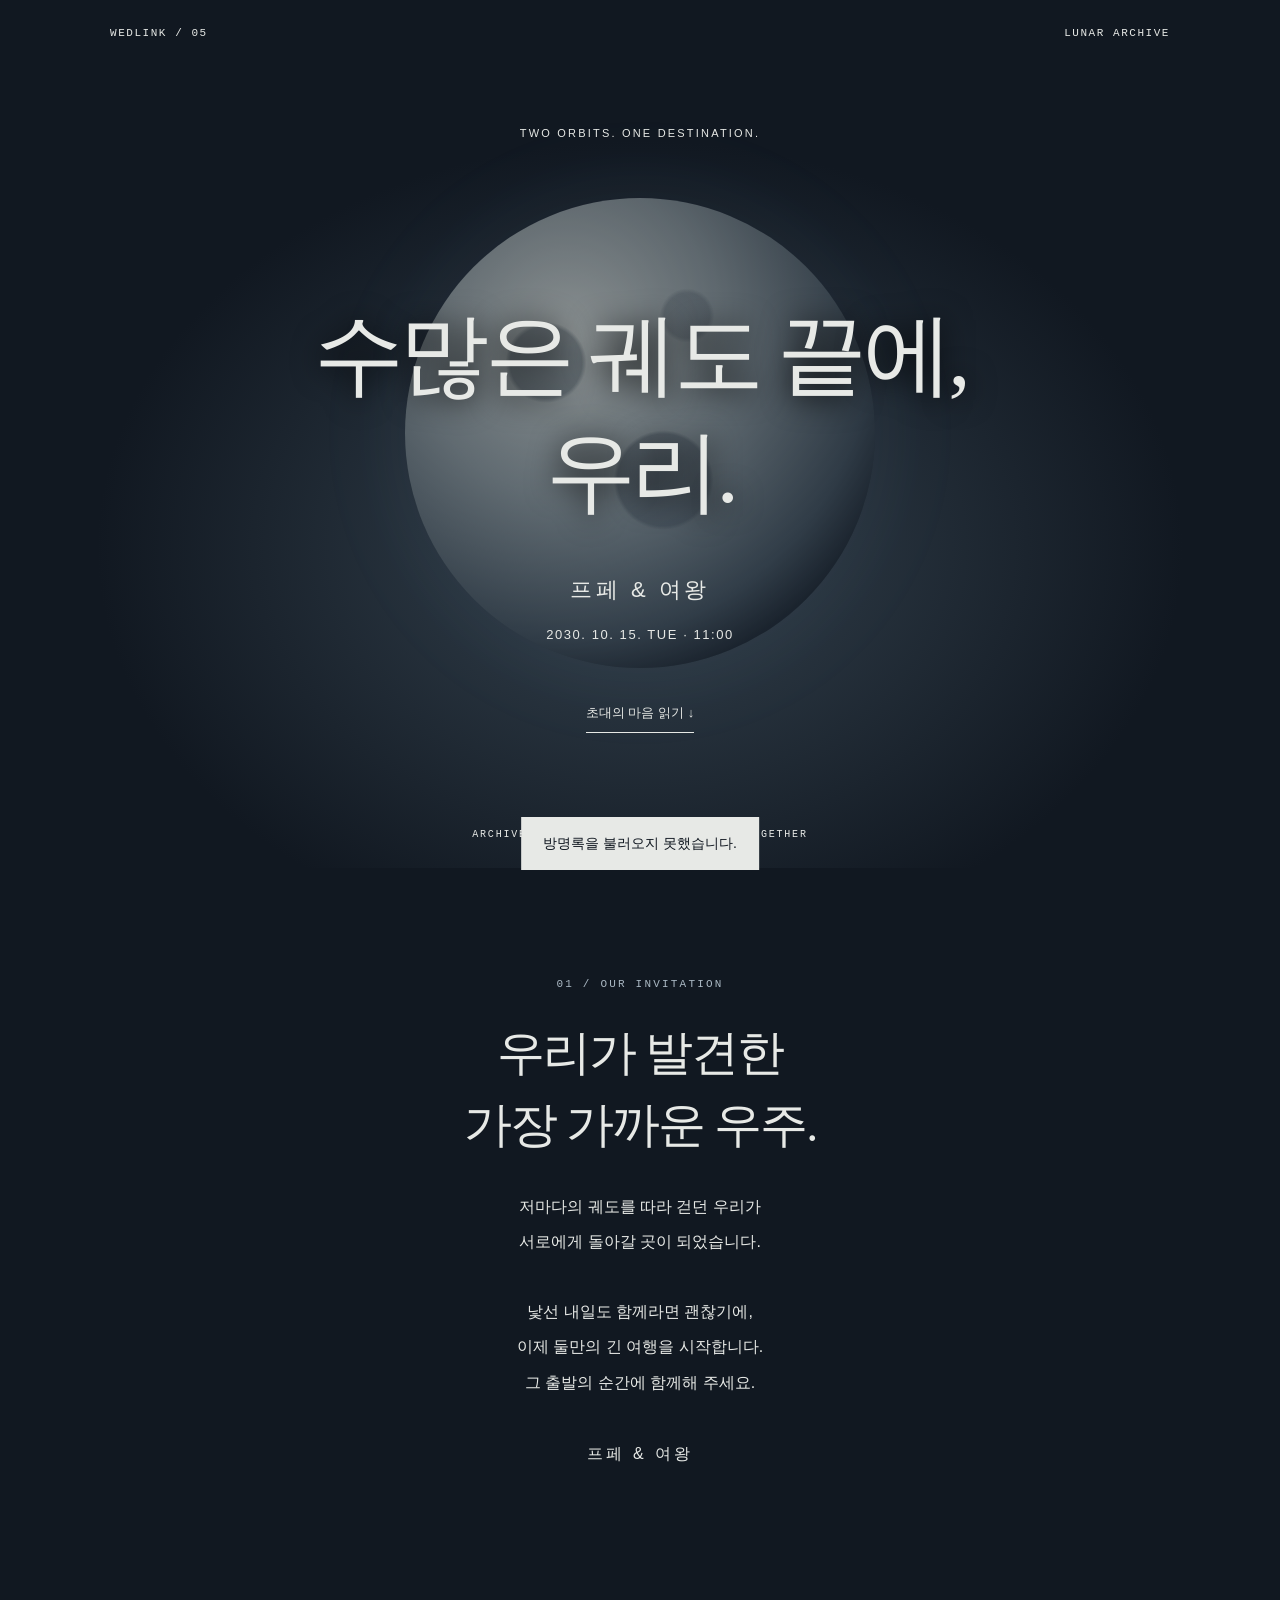
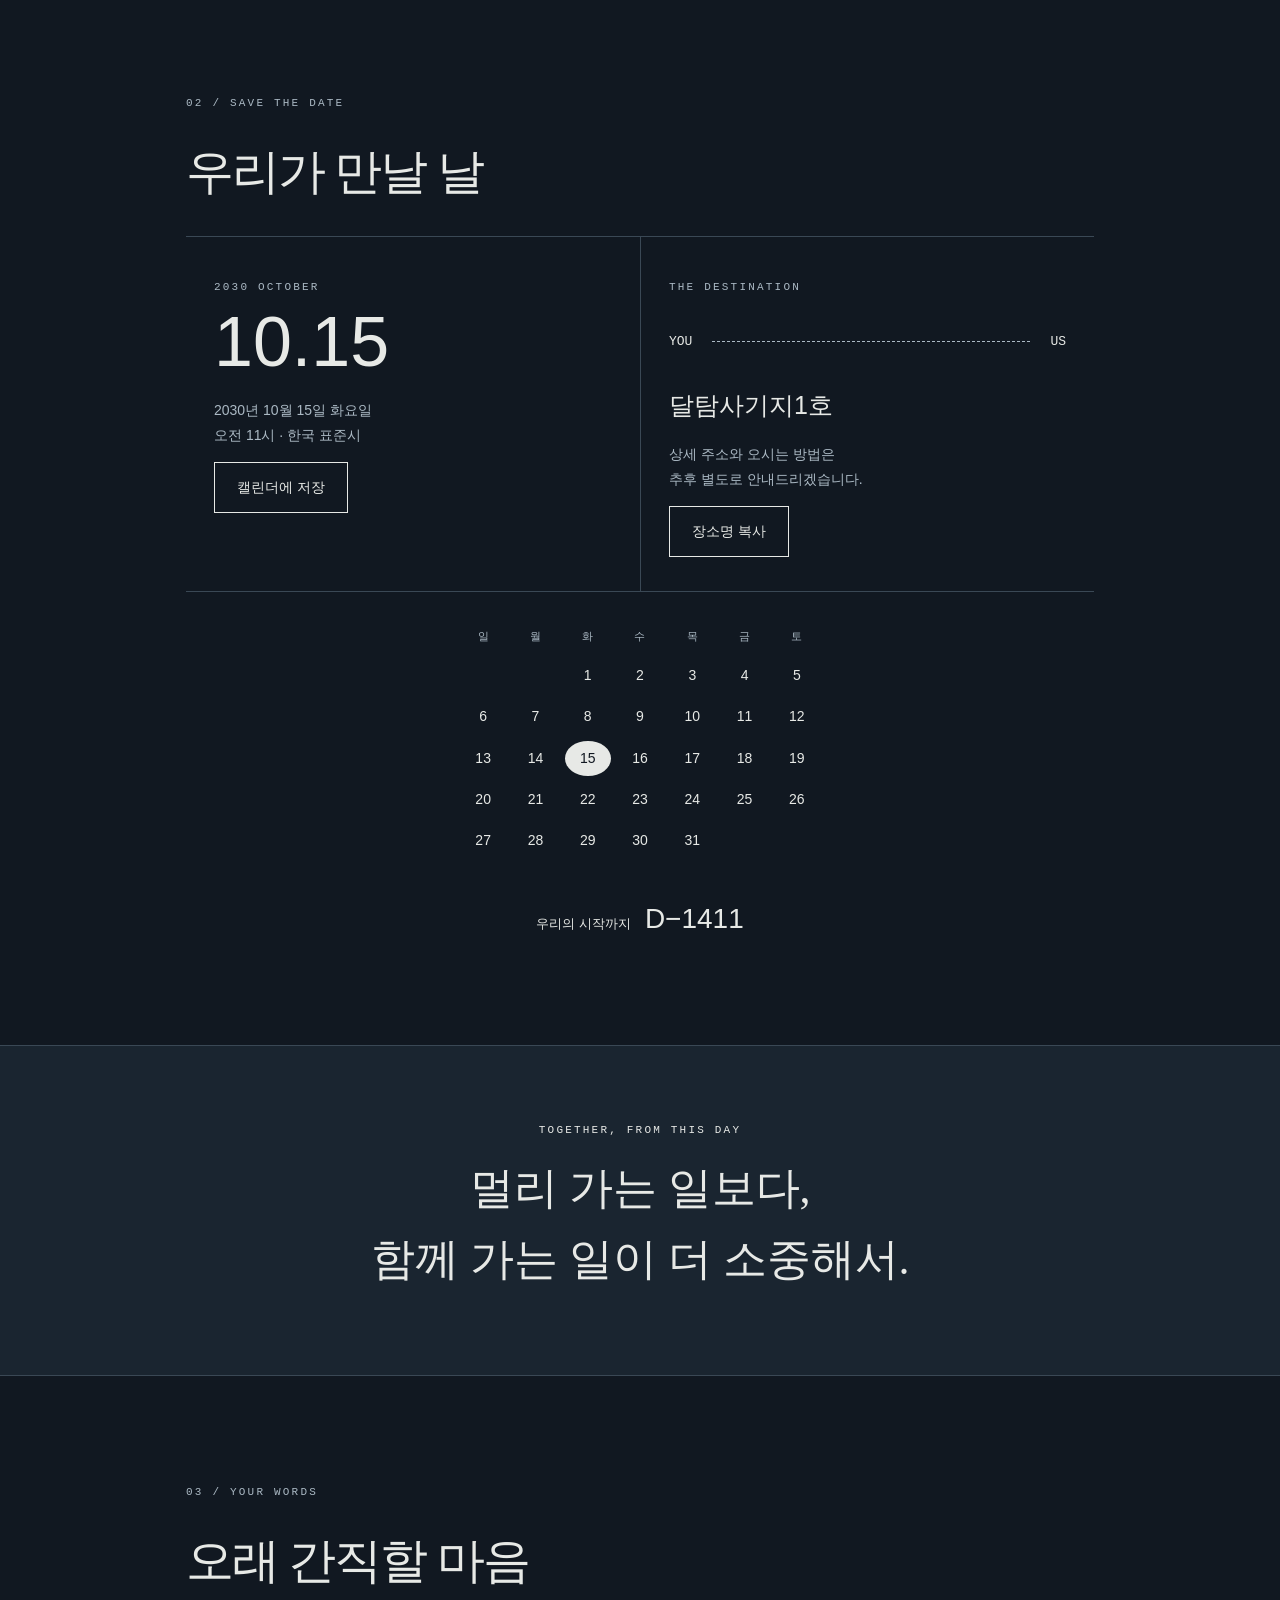
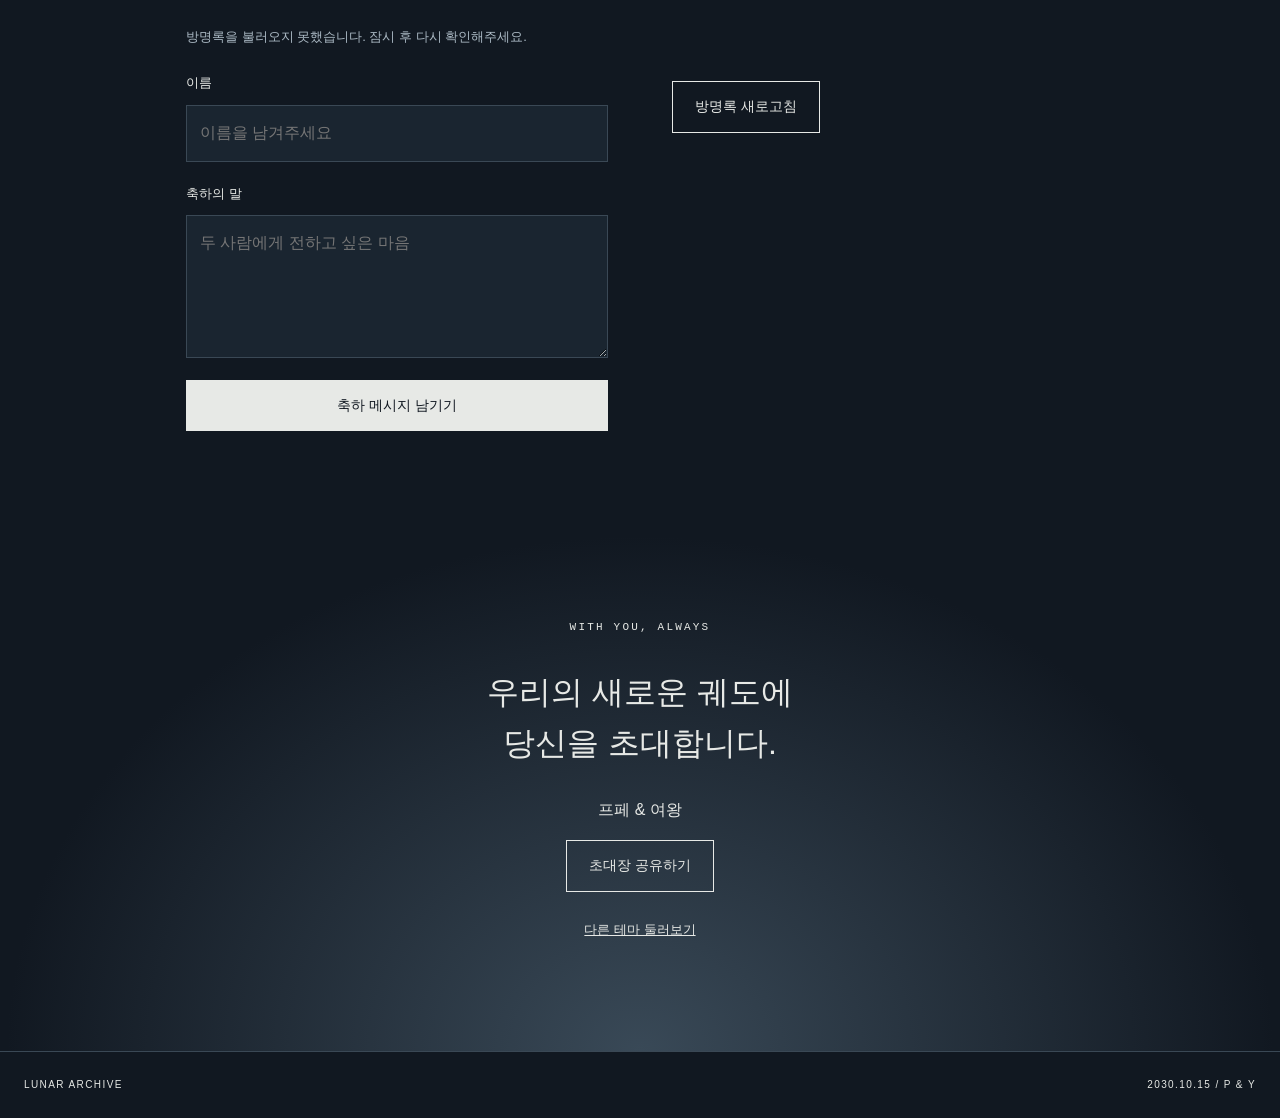
<file: lunar-archive/index.html>
<!doctype html><html lang="ko"><head><meta charset="utf-8"><meta name="viewport" content="width=device-width,initial-scale=1"><meta name="theme-color" content="#111821"><meta name="description" content="프페와 여왕의 결혼식에 초대합니다. 2030년 10월 15일 오전 11시, 달탐사기지1호."><meta property="og:title" content="프페와 여왕의 초대장 · Lunar Archive"><meta property="og:description" content="2030년 10월 15일 오전 11시 · 달탐사기지1호"><title>프페 &amp; 여왕 · Lunar Archive</title><link rel="stylesheet" href="../shared/themes.css"></head><body class="lunar"><header class="top"><a href="../">WEDLINK / 05</a><span>LUNAR ARCHIVE</span></header><main><section class="hero"><div class="moon" aria-hidden="true"></div><span class="coordinates">ARCHIVE 2030.10.15 / DESTINATION : TOGETHER</span><p class="eyebrow">TWO ORBITS. ONE DESTINATION.</p><h1>수많은 궤도 끝에,<br>우리.</h1><div class="names">프페 &amp; 여왕</div><p class="date">2030. 10. 15. TUE · 11:00</p><a class="hero-link" href="#invitation">초대의 마음 읽기 ↓</a></section><section class="section intro" id="invitation"><div><span class="label">01 / OUR INVITATION</span><h2>우리가 발견한<br>가장 가까운 우주.</h2></div><div class="copy"><p>저마다의 궤도를 따라 걷던 우리가<br>서로에게 돌아갈 곳이 되었습니다.<br><br>낯선 내일도 함께라면 괜찮기에,<br>이제 둘만의 긴 여행을 시작합니다.<br>그 출발의 순간에 함께해 주세요.</p><p class="signature"><strong>프페 &amp; 여왕</strong></p></div></section><section class="section" id="details"><span class="label">02 / SAVE THE DATE</span><h2>우리가 만날 날</h2><div class="event-grid"><article><span class="label">2030 OCTOBER</span><div class="big-date">10.15</div><p>2030년 10월 15일 화요일<br>오전 11시 · 한국 표준시</p><button class="button" id="calendar" type="button">캘린더에 저장</button></article><article><span class="label">THE DESTINATION</span><div class="flight">YOU <span></span> US</div><h3>달탐사기지1호</h3><p>상세 주소와 오시는 방법은<br>추후 별도로 안내드리겠습니다.</p><button class="button" id="copy-place" type="button">장소명 복사</button></article></div><div class="calendar-grid" aria-label="2030년 10월 달력, 15일 화요일 결혼식"><span class="weekday">일</span><span class="weekday">월</span><span class="weekday">화</span><span class="weekday">수</span><span class="weekday">목</span><span class="weekday">금</span><span class="weekday">토</span><span></span><span></span><span>1</span><span>2</span><span>3</span><span>4</span><span>5</span><span>6</span><span>7</span><span>8</span><span>9</span><span>10</span><span>11</span><span>12</span><span>13</span><span>14</span><span class="selected" aria-label="15일 결혼식">15</span><span>16</span><span>17</span><span>18</span><span>19</span><span>20</span><span>21</span><span>22</span><span>23</span><span>24</span><span>25</span><span>26</span><span>27</span><span>28</span><span>29</span><span>30</span><span>31</span></div><div class="countdown"><span>우리의 시작까지</span><strong id="countdown"></strong></div></section><div class="interlude"><span class="label">TOGETHER, FROM THIS DAY</span><p>멀리 가는 일보다,<br>함께 가는 일이 더 소중해서.</p></div><section class="section" id="guestbook"><span class="label">03 / YOUR WORDS</span><h2>오래 간직할 마음</h2><p id="guestbook-description" role="status">축하 메시지를 불러오고 있습니다.</p><div class="guest-layout"><form id="guest-form" class="guest-form"><label for="name">이름</label><input id="name" name="name" maxlength="24" autocomplete="name" placeholder="이름을 남겨주세요" required><label for="message">축하의 말</label><textarea id="message" name="message" rows="4" maxlength="240" placeholder="두 사람에게 전하고 싶은 마음" required></textarea><button class="button" type="submit">축하 메시지 남기기</button></form><div><div id="guest-list" class="guest-list" aria-live="polite"></div><button class="button retry" id="reload" type="button">방명록 새로고침</button></div></div></section><section class="closing"><span class="label">WITH YOU, ALWAYS</span><h2>우리의 새로운 궤도에<br>당신을 초대합니다.</h2><p>프페 &amp; 여왕</p><button class="button" id="share" type="button">초대장 공유하기</button><a href="../">다른 테마 둘러보기</a></section></main><footer class="footer"><span>LUNAR ARCHIVE</span><span>2030.10.15 / P &amp; Y</span></footer><div class="toast" id="toast" role="status"></div><script src="../config.js"></script><script src="../shared/invitation.js"></script></body></html>
</file>
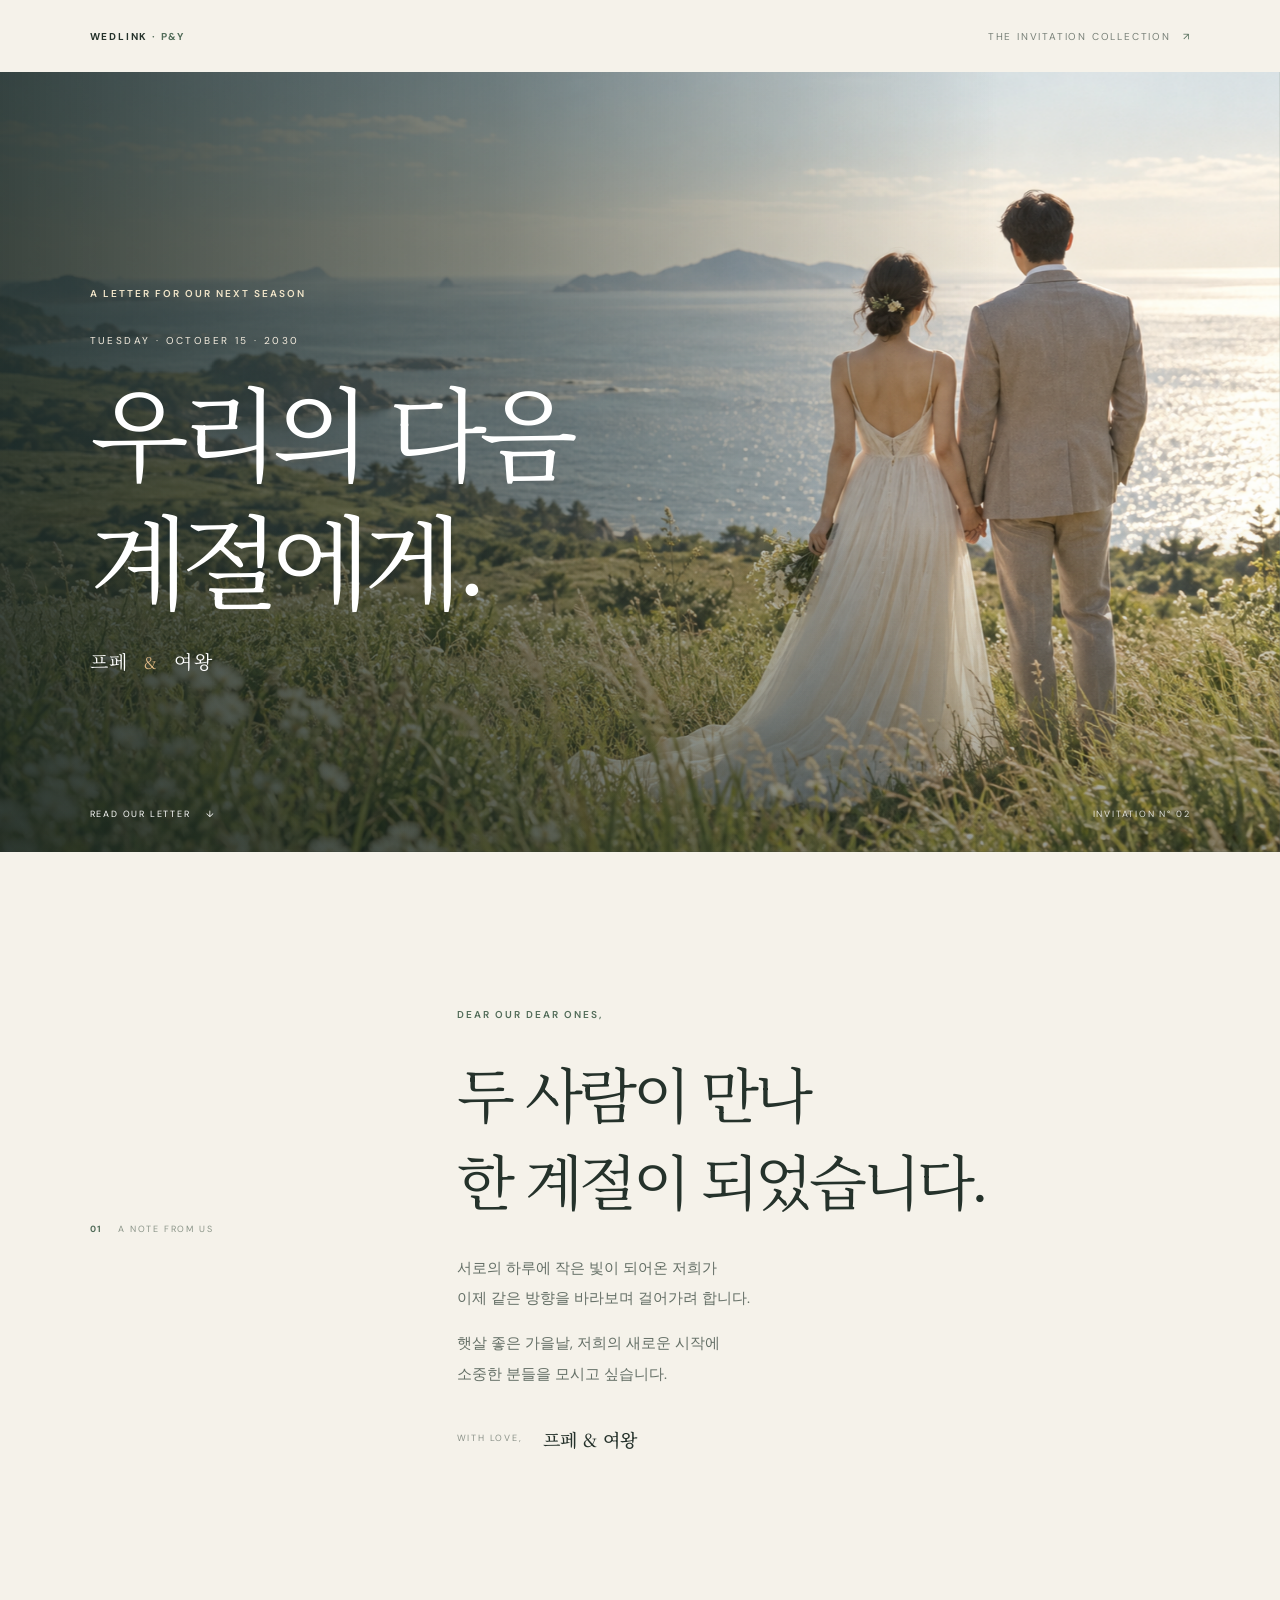
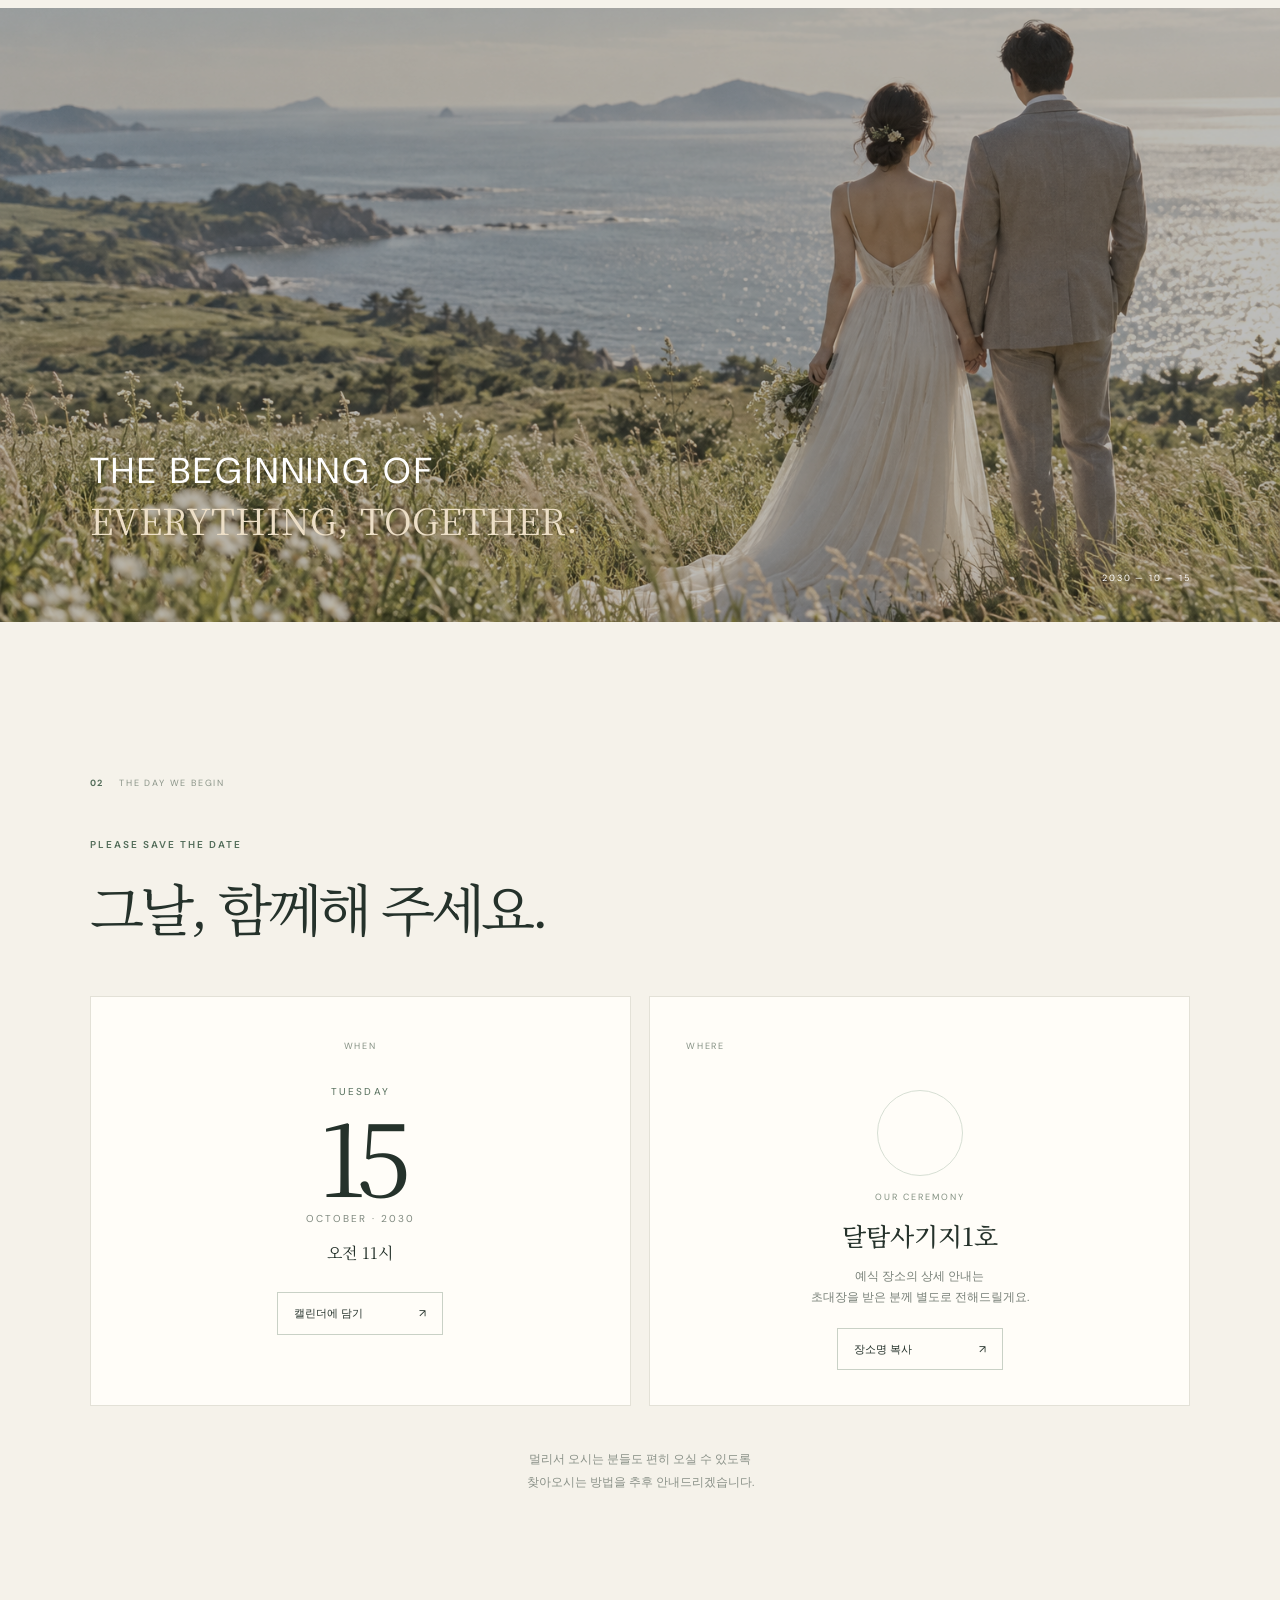
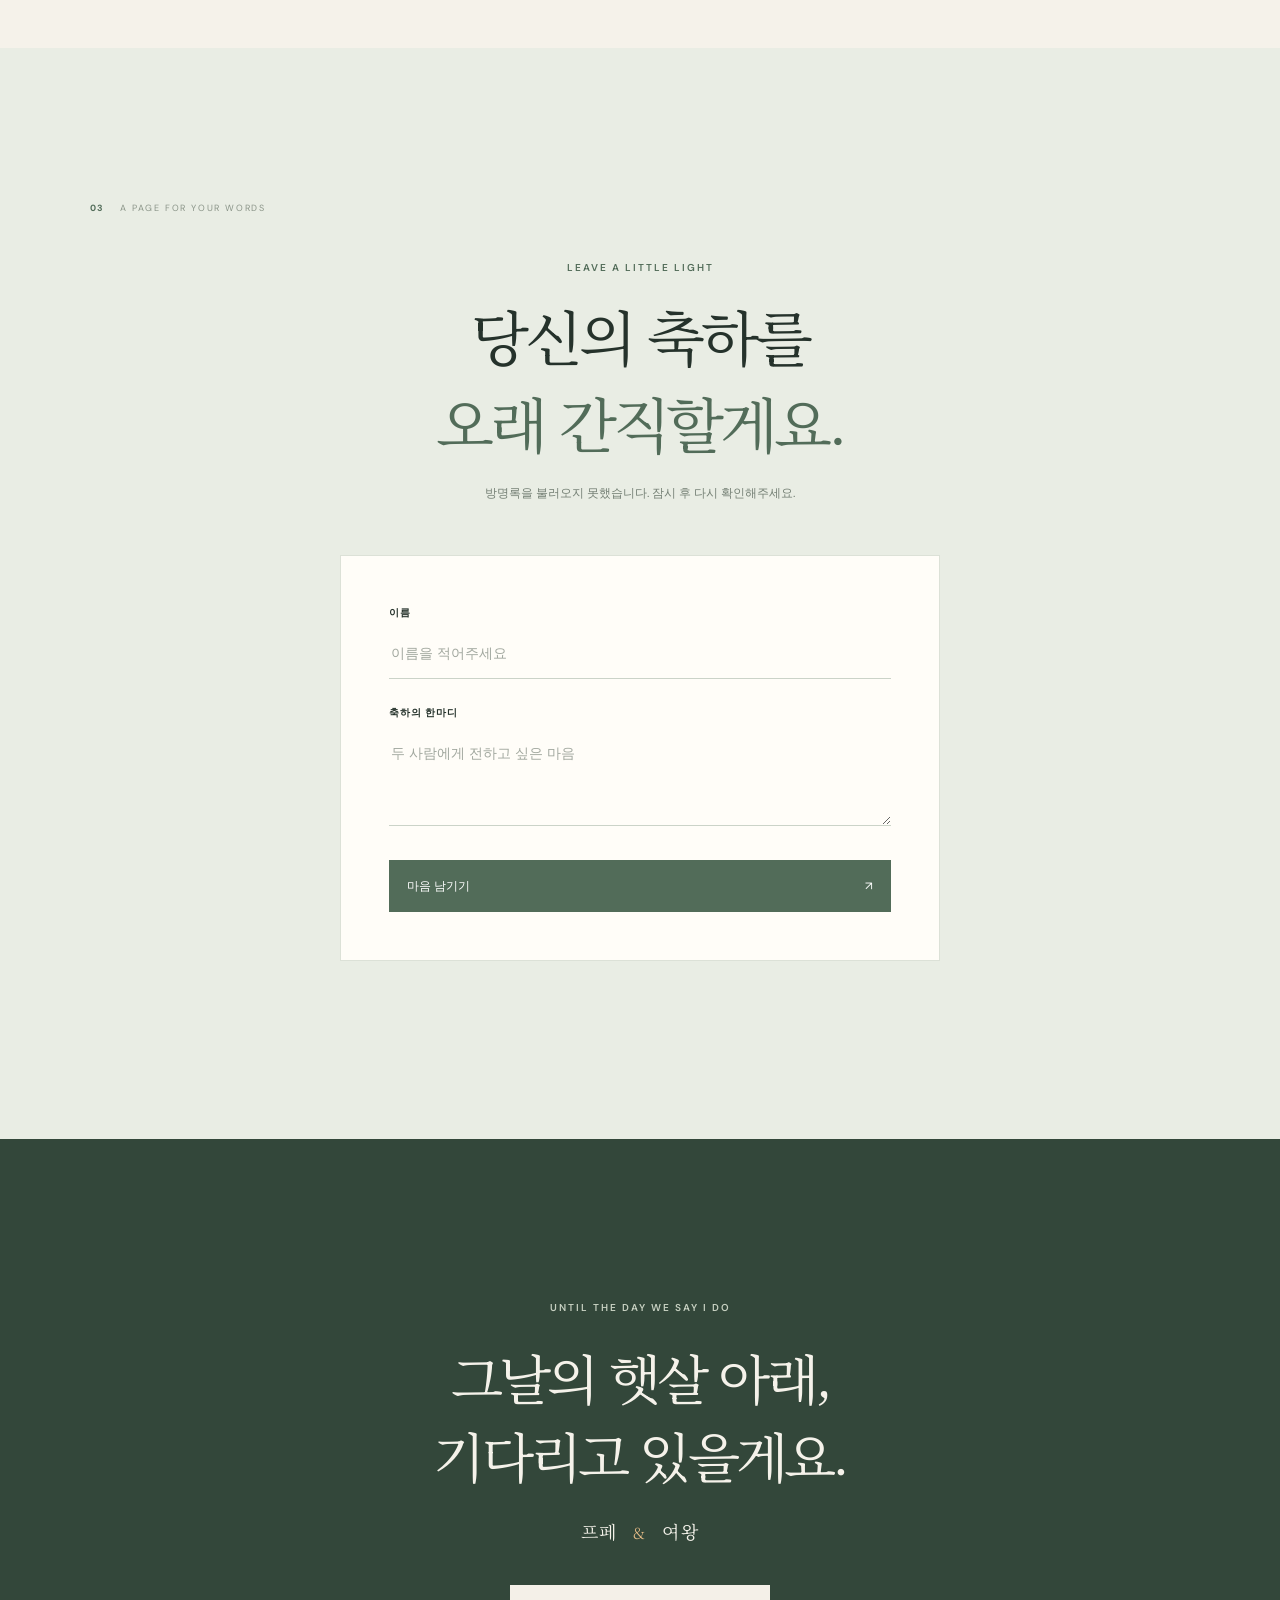
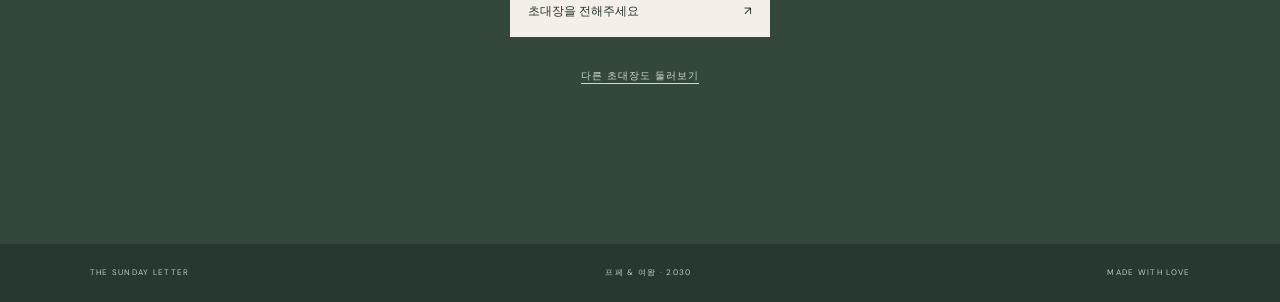
<file: sunday-letter/index.html>
<!doctype html>
<html lang="ko">
<head>
  <meta charset="utf-8">
  <meta name="viewport" content="width=device-width, initial-scale=1">
  <meta name="theme-color" content="#f5f2ea">
  <meta name="description" content="프페와 여왕의 결혼식에 초대합니다. 2030년 10월 15일 오전 11시, 달탐사기지1호.">
  <meta property="og:title" content="프페와 여왕 — 우리의 다음 계절에게">
  <meta property="og:description" content="햇살과 바다를 담아 보낸 편지 같은 초대장">
  <meta property="og:image" content="https://stewrobot.github.io/wedlink/sunday-letter/hero.png">
  <title>프페 &amp; 여왕 — 우리의 다음 계절에게</title>
  <link rel="stylesheet" href="style.css">
</head>
<body>
  <header class="site-header">
    <a class="wordmark" href="../" aria-label="WedLink 테마 목록">WEDLINK <span>· P&amp;Y</span></a>
    <a class="collection-link" href="../">THE INVITATION COLLECTION <span aria-hidden="true">↗</span></a>
  </header>
  <main>
    <section class="hero" aria-labelledby="hero-title">
      <img class="hero__image" src="hero.png" alt="햇살이 비치는 바닷가 풀밭에서 나란히 서 있는 신랑과 신부의 뒷모습">
      <div class="hero__veil"></div>
      <div class="hero__copy">
        <p class="eyebrow">A LETTER FOR OUR NEXT SEASON</p>
        <p class="hero__date">TUESDAY · OCTOBER 15 · 2030</p>
        <h1 id="hero-title">우리의 다음<br>계절에게.</h1>
        <p class="hero__names">프페 <span>&amp;</span> 여왕</p>
      </div>
      <a class="scroll-cue" href="#letter">READ OUR LETTER <span aria-hidden="true">↓</span></a>
      <span class="hero__index">INVITATION N° 02</span>
    </section>

    <section class="letter section" id="letter">
      <div class="section-label"><span>01</span><span>A NOTE FROM US</span></div>
      <div class="letter__body">
        <p class="eyebrow">DEAR OUR DEAR ONES,</p>
        <h2>두 사람이 만나<br>한 계절이 되었습니다.</h2>
        <p class="body-copy">서로의 하루에 작은 빛이 되어온 저희가<br class="desktop-break"> 이제 같은 방향을 바라보며 걸어가려 합니다.</p>
        <p class="body-copy">햇살 좋은 가을날, 저희의 새로운 시작에<br class="desktop-break"> 소중한 분들을 모시고 싶습니다.</p>
        <div class="signature"><span>WITH LOVE,</span><strong>프페 &amp; 여왕</strong></div>
      </div>
    </section>

    <section class="photo-note" aria-label="초대장 사진">
      <img src="hero.png" alt="바다를 바라보며 손을 잡은 두 사람">
      <p>THE BEGINNING OF<br><em>EVERYTHING, TOGETHER.</em></p>
      <span>2030 — 10 — 15</span>
    </section>

    <section class="details section" id="details">
      <div class="section-label"><span>02</span><span>THE DAY WE BEGIN</span></div>
      <div class="details__intro"><p class="eyebrow">PLEASE SAVE THE DATE</p><h2>그날, 함께해 주세요.</h2></div>
      <div class="details__grid">
        <article class="detail detail--date">
          <span class="detail__tag">WHEN</span>
          <p class="detail__weekday">TUESDAY</p>
          <p class="detail__day">15</p>
          <p class="detail__month">OCTOBER · 2030</p>
          <span class="detail__time">오전 11시</span>
          <button class="outline-button" id="calendar" type="button">캘린더에 담기 <span aria-hidden="true">↗</span></button>
        </article>
        <article class="detail detail--place">
          <span class="detail__tag">WHERE</span>
          <div class="place-mark" aria-hidden="true"></div>
          <p class="place-caption">OUR CEREMONY</p>
          <h3>달탐사기지1호</h3>
          <p class="place-note">예식 장소의 상세 안내는<br>초대장을 받은 분께 별도로 전해드릴게요.</p>
          <button class="outline-button" id="copy-place" type="button">장소명 복사 <span aria-hidden="true">↗</span></button>
        </article>
      </div>
      <p class="details__aside">멀리서 오시는 분들도 편히 오실 수 있도록<br>찾아오시는 방법을 추후 안내드리겠습니다.</p>
    </section>

    <section class="guestbook section" id="guestbook">
      <div class="section-label"><span>03</span><span>A PAGE FOR YOUR WORDS</span></div>
      <div class="guestbook__head"><p class="eyebrow">LEAVE A LITTLE LIGHT</p><h2>당신의 축하를<br><em>오래 간직할게요.</em></h2><p id="guestbook-description">방명록 저장 방식을 확인하는 중입니다.</p></div>
      <form id="guest-form" class="guest-form">
        <label for="name">이름</label><input id="name" name="name" maxlength="24" autocomplete="name" required placeholder="이름을 적어주세요">
        <label for="message">축하의 한마디</label><textarea id="message" name="message" rows="3" maxlength="240" required placeholder="두 사람에게 전하고 싶은 마음"></textarea>
        <button class="submit-button" type="submit">마음 남기기 <span aria-hidden="true">↗</span></button>
      </form>
      <div id="guest-list" class="guest-list" aria-live="polite"></div>
    </section>

    <section class="closing">
      <p class="eyebrow">UNTIL THE DAY WE SAY I DO</p>
      <h2>그날의 햇살 아래,<br>기다리고 있을게요.</h2>
      <p class="closing__names">프페 <span>&amp;</span> 여왕</p>
      <button class="share-button" id="share" type="button">초대장을 전해주세요 <span aria-hidden="true">↗</span></button>
      <a class="back-link" href="../">다른 초대장도 둘러보기</a>
    </section>
  </main>
  <footer class="site-footer"><span>THE SUNDAY LETTER</span><span>프페 &amp; 여왕 · 2030</span><span>MADE WITH LOVE</span></footer>
  <div class="toast" id="toast" role="status" aria-live="polite"></div>
  <script src="../config.js"></script>
  <script src="script.js?v=2"></script>
</body>
</html>
</file>
<file: shared/themes.css>
*{box-sizing:border-box}html{scroll-behavior:smooth;scroll-padding-top:28px}body{margin:0;color:var(--ink);background:var(--bg);font-family:Arial,"Malgun Gothic",sans-serif;line-height:1.8;word-break:keep-all}a{color:inherit}button,input,textarea{font:inherit}button,a,input,textarea{-webkit-tap-highlight-color:transparent}button{cursor:pointer}button:disabled{opacity:.5;cursor:wait}a:focus-visible,button:focus-visible,input:focus-visible,textarea:focus-visible{outline:3px solid var(--accent);outline-offset:5px}.top{max-width:1120px;margin:auto;padding:24px 30px;display:flex;justify-content:space-between;gap:16px;font-size:11px;letter-spacing:.14em}.top a{text-decoration:none}.hero{position:relative;overflow:hidden;min-height:710px;padding:80px 30px;display:flex;flex-direction:column;align-items:center;justify-content:center;text-align:center}.hero>*{position:relative;z-index:1}.eyebrow,.label{font-size:11px;letter-spacing:.2em;text-transform:uppercase}.hero h1{font-weight:400;font-size:clamp(56px,8vw,106px);line-height:1.3;margin:26px 0;letter-spacing:-.05em}.hero .names{font-size:22px;letter-spacing:.16em}.hero .date{font-size:13px;letter-spacing:.12em}.hero-link{margin-top:34px;text-decoration:none;border-bottom:1px solid currentColor;padding:8px 0;font-size:13px}.section{max-width:980px;margin:auto;padding:100px 36px}.section h2{font-size:clamp(30px,4vw,48px);line-height:1.5;font-weight:400;letter-spacing:-.04em;margin:20px 0 28px}.intro{text-align:center;max-width:680px}.intro .copy{font-size:16px;line-height:2.2}.signature{margin-top:36px}.signature strong{font-weight:500;letter-spacing:.2em}.section .label{color:var(--muted)}.event-grid{display:grid;grid-template-columns:1fr 1fr;border-top:1px solid var(--line);border-bottom:1px solid var(--line)}.event-grid article{padding:34px 28px}.event-grid article+article{border-left:1px solid var(--line)}.event-grid h3{font-size:25px;font-weight:500;margin:14px 0}.event-grid p{color:var(--muted);font-size:14px}.big-date{font-size:70px;line-height:1.2}.button{display:inline-flex;align-items:center;justify-content:center;min-height:48px;padding:12px 22px;background:transparent;border:1px solid var(--ink);color:var(--ink);text-decoration:none;font-size:14px}.button:hover{background:var(--ink);color:var(--bg)}.countdown{display:flex;gap:14px;align-items:baseline;justify-content:center;margin-top:36px;font-size:13px}.countdown strong{font-size:28px;font-weight:400}.calendar-grid{display:grid;grid-template-columns:repeat(7,1fr);gap:6px;max-width:360px;margin:30px auto;text-align:center;font-size:14px}.calendar-grid span{padding:5px}.calendar-grid .weekday{font-size:11px;color:var(--muted)}.calendar-grid .selected{border-radius:50%;color:var(--bg);background:var(--ink)}.interlude{padding:68px 24px;text-align:center;border-top:1px solid var(--line);border-bottom:1px solid var(--line)}.interlude p{font-size:clamp(24px,4vw,44px);line-height:1.6;margin:12px}.guest-layout{display:grid;grid-template-columns:1fr 1fr;gap:64px}.guest-form{display:grid;gap:10px}.guest-form label{font-size:13px;margin-top:10px}.guest-form input,.guest-form textarea{width:100%;border:1px solid var(--line);border-radius:0;background:var(--field);color:var(--ink);padding:13px;font-size:16px;resize:vertical}.guest-form button{margin-top:12px;background:var(--ink);color:var(--bg)}#guestbook-description{font-size:13px;color:var(--muted)}.guest-item{padding:24px 0;border-bottom:1px solid var(--line)}.guest-item__meta{display:flex;justify-content:space-between;gap:12px;flex-wrap:wrap;font-size:13px}.guest-item time{font-size:11px;color:var(--muted)}.guest-item p{margin:12px 0 0;font-size:15px;white-space:pre-wrap;overflow-wrap:anywhere;word-break:normal}.guest-list{max-height:500px;overflow:auto;padding-right:10px}.retry{margin-top:20px}.closing{text-align:center;padding:80px 24px 110px}.closing h2{font-size:32px;font-weight:400;line-height:1.6}.closing a{display:block;margin-top:26px;font-size:13px}.footer{padding:24px;display:flex;justify-content:space-between;border-top:1px solid var(--line);font-size:10px;letter-spacing:.14em;gap:20px}.toast{position:fixed;bottom:30px;left:50%;transform:translate(-50%,20px);z-index:10;background:var(--ink);color:var(--bg);padding:14px 22px;max-width:calc(100% - 32px);width:max-content;font-size:14px;opacity:0;pointer-events:none;transition:.2s}.toast.show{opacity:1;transform:translate(-50%,0)}
body.hanji{--bg:#f5f1e8;--ink:#30372f;--muted:#62685d;--line:#cbcbbc;--accent:#8a4234;--field:#faf7ef;font-family:Georgia,"Batang",serif;background-image:url("data:image/svg+xml,%3Csvg xmlns='http://www.w3.org/2000/svg' width='160' height='160'%3E%3Cfilter id='n'%3E%3CfeTurbulence type='fractalNoise' baseFrequency='.8' numOctaves='3' stitchTiles='stitch'/%3E%3C/filter%3E%3Cpath fill='%238d8064' opacity='.06' filter='url(%23n)' d='M0 0h160v160H0z'/%3E%3C/svg%3E")}.hanji .hero{margin:12px auto;max-width:1000px;border:1px solid var(--line);min-height:760px}.hanji .hero h1{writing-mode:vertical-rl;letter-spacing:.2em;font-size:67px;height:290px;line-height:1.65}.hanji .hero .eyebrow{letter-spacing:.45em}.seal{display:inline-block;border:1px solid #894d40;color:#894d40;font-size:13px;padding:5px 10px;letter-spacing:.2em;transform:rotate(-5deg);margin:12px}.branch{position:absolute!important;width:390px;height:480px;right:-90px;bottom:0;opacity:.65;z-index:0!important}.hanji .interlude{margin:0 auto;max-width:910px}.hanji .event-grid{text-align:center}.hanji .closing{background:#e8e9dd}
body.blue{--bg:#f8f8f0;--ink:#123bd6;--muted:#48578c;--line:#b7c3eb;--accent:#f26c35;--field:#fff}.blue .hero{background:#123bd6;color:#f8f8f0;align-items:flex-start;text-align:left;padding:70px max(30px,calc((100vw - 1050px)/2));min-height:740px}.blue .hero h1{font-family:Arial,sans-serif;font-weight:800;font-size:clamp(68px,12vw,154px);line-height:.9;letter-spacing:-.08em;text-transform:uppercase;max-width:900px}.blue .hero .names{background:#d9fa6d;color:#123bd6;padding:8px 20px;transform:rotate(-3deg);margin-top:34px}.blue .hero .date{margin-top:28px}.blue .orb{position:absolute;right:8%;top:80px;width:170px;height:170px;border:1px solid #f8f8f0;border-radius:50%;display:grid;place-items:center;font-size:16px;transform:rotate(15deg)}.blue .hero h1 span{font-family:Georgia,serif;font-style:italic;font-weight:400;letter-spacing:-.08em}.blue .section h2{font-weight:750}.blue .intro{text-align:left;max-width:980px;display:grid;grid-template-columns:1fr 1fr;gap:50px}.blue .intro h2{font-size:50px}.blue .intro .copy{padding-top:45px}.blue .interlude{background:#d9fa6d;color:#123bd6;transform:rotate(-2deg);margin:10px 0}.blue .interlude p{font-weight:700}.blue .event-grid{border:2px solid var(--ink)}.blue .event-grid article+article{border-left:2px solid var(--ink)}.blue .closing{background:#123bd6;color:#fff}.blue .closing .button{border-color:white;color:white}.blue .closing .button:hover{background:white;color:#123bd6}
body.lunar{--bg:#111821;--ink:#e7e9e6;--muted:#abb9c4;--line:#3a4855;--accent:#bdd8ea;--field:#1a2530}.lunar .top{font-family:monospace}.lunar .hero{min-height:800px;background:radial-gradient(ellipse at 50% 60%,#34424e 0,transparent 60%)}.lunar .moon{position:absolute!important;width:470px;height:470px;border-radius:50%;top:130px;background:radial-gradient(circle at 35% 30%,#afb4b2 0,#747e83 35%,#333f4a 67%,#161e28 78%);box-shadow:0 0 100px #b8d9ef14;opacity:.75;z-index:0!important;overflow:hidden}.lunar .moon:before{content:'';position:absolute;inset:0;border-radius:50%;background:radial-gradient(circle at 30% 35%,#35414b66 0 8%,transparent 9%),radial-gradient(circle at 55% 60%,#303a4666 0 12%,transparent 13%),radial-gradient(circle at 60% 25%,#303a4644 0 5%,transparent 6%)}.lunar .hero h1{font-family:Georgia,"Batang",serif;font-size:clamp(52px,7vw,90px);text-shadow:0 2px 30px #000;margin:95px 0 40px}.lunar .hero .eyebrow{position:absolute;top:45px}.lunar .coordinates{position:absolute;bottom:24px;font-family:monospace;font-size:10px;letter-spacing:.18em}.lunar .section h2,.lunar .interlude p{font-family:Georgia,"Batang",serif}.lunar .event-grid article{position:relative}.lunar .label{font-family:monospace}.lunar .flight{display:flex;justify-content:space-between;align-items:center;gap:20px;margin:30px 0;font-family:monospace}.lunar .flight span{flex:1;border-top:1px dashed var(--muted)}.lunar .interlude{background:#1a2530}.lunar .closing{background:radial-gradient(ellipse at bottom,#394957,transparent 70%)}
@media(max-width:640px){.top{padding:20px;font-size:10px}.top span{letter-spacing:.04em}.hero{min-height:680px;padding:60px 24px}.section{padding:70px 24px}.event-grid,.guest-layout,.blue .intro{grid-template-columns:1fr;gap:0}.event-grid article{padding:28px 16px}.event-grid article+article,.blue .event-grid article+article{border-left:0;border-top:1px solid var(--line)}.guest-list{margin-top:28px;max-height:450px}.hanji .hero{margin:0 14px;min-height:710px}.hanji .hero h1{font-size:56px}.branch{width:260px;right:-90px}.blue .hero{min-height:710px;padding:95px 24px 45px}.blue .hero h1{font-size:clamp(67px,17vw,108px)}.blue .orb{width:90px;height:90px;top:28px;right:24px;font-size:11px}.blue .intro h2{font-size:38px}.blue .intro .copy{padding-top:0}.lunar .hero{min-height:720px}.lunar .moon{width:340px;height:340px;top:170px}.lunar .hero h1{margin:100px 0 48px}.footer{font-size:9px}.closing{padding-bottom:70px}}@media(prefers-reduced-motion:reduce){html{scroll-behavior:auto}*{transition:none!important}}

body{overflow-x:clip}.blue .interlude{margin-left:10px;margin-right:10px}@media(max-width:360px){.blue .hero h1{font-size:59px}.lunar .hero h1{font-size:44px}}
</file>
<file: cinema-premiere/style.css>
:root{--wine:#391522;--wine2:#521d31;--cream:#f2eade;--pink:#d8aa9d;--red:#bc593f;--gold:#dbbd89;--dark:#241b20;--serif:"Gowun Batang",Georgia,serif;--sans:Manrope,"Noto Sans KR",sans-serif;--mono:"DM Mono",monospace}*{box-sizing:border-box}html{scroll-behavior:smooth}body{margin:0;background:var(--cream);color:var(--dark);font:300 13px/1.8 var(--sans)}a{color:inherit;text-decoration:none}button,input,textarea{font:inherit;color:inherit}.masthead{height:68px;padding:0 5vw;background:#27151c;color:var(--cream);display:flex;align-items:center;justify-content:space-between;font:9px var(--mono);letter-spacing:.12em}.brand{display:flex;align-items:center;gap:10px}.brand__symbol{width:24px;height:24px;border:1px solid var(--gold);display:grid;place-items:center;color:var(--gold);font:14px var(--serif)}.masthead__type{color:#b9a7a1}.masthead__date span{color:var(--gold);padding-left:8px}.poster{min-height:790px;position:relative;overflow:hidden;padding:24px 6vw 62px;color:var(--cream);text-align:center;background:radial-gradient(ellipse at 50% 43%,#813c4f 0,#60293b 22%,#411a2a 54%,#311420 100%)}.poster:before,.poster:after{content:"";position:absolute;z-index:1;pointer-events:none;inset:12px;border:1px solid #ddbd8950}.poster:after{inset:18px;border-color:#ddbd8920}.poster__top,.poster__bottom{position:relative;z-index:3;display:flex;justify-content:space-between;color:#dfcbbc;font:9px var(--mono);letter-spacing:.14em}.poster__stars{position:absolute;inset:0;color:#f5dfad;font-size:13px}.poster__stars i{position:absolute;font-style:normal}.poster__stars i:nth-child(1){top:19%;left:16%}.poster__stars i:nth-child(2){top:27%;left:27%;font-size:24px}.poster__stars i:nth-child(3){top:17%;right:18%;font-size:20px}.poster__stars i:nth-child(4){top:32%;right:24%;font-size:27px}.poster__stars i:nth-child(5){top:42%;left:17%;font-size:20px}.poster__stars i:nth-child(6){top:12%;left:50%;font-size:21px}.poster__moon{position:absolute;top:18%;left:50%;width:min(43vw,340px);height:min(43vw,340px);transform:translateX(-50%);border-radius:50%;background:radial-gradient(circle at 34% 30%,#f0d9bd,#d8ab98 62%,#a86c70);box-shadow:0 0 100px #d1958282,inset -18px -12px 38px #6a354570;opacity:.84}.poster__moon:after{content:"";position:absolute;inset:14px;border:1px solid #fff5;border-radius:50%}.poster__orb{position:absolute;z-index:1;top:34%;left:50%;width:min(70vw,600px);height:170px;border:1px solid #f0d7c350;border-radius:50%;transform:translateX(-50%) rotate(-12deg)}.credits{position:relative;z-index:2;margin:80px 0 0;display:flex;flex-direction:column;color:#fff0d9;font:8px var(--mono);letter-spacing:.24em}.credits strong{font:400 20px var(--serif);letter-spacing:.33em;padding:5px}.poster__pretitle{position:relative;z-index:2;margin:40px 0 0;color:#f5d99e;font:9px var(--mono);letter-spacing:.25em}.poster h1{position:relative;z-index:2;margin:17px 0 0;font:400 clamp(95px,18vw,174px)/1.02 var(--serif);letter-spacing:-.11em;text-shadow:0 5px 40px #3814266b}.poster h1 span{font-size:.52em;color:var(--gold);vertical-align:.27em;letter-spacing:0}.poster__subtitle{position:relative;z-index:2;margin:13px 0 66px;font:14px var(--serif);letter-spacing:.27em;color:#f5e6d6}.poster__bottom{position:relative;z-index:2;max-width:530px;margin:0 auto;color:#e6cdb7;font-size:8px;line-height:1.9}.poster__bottom b{font-weight:400;color:#f8e8cf;letter-spacing:.12em}.rating{width:50px;height:50px;border:1px solid #d8bd8a;border-radius:50%;display:grid;place-items:center;font:12px var(--serif);align-self:center;color:#e0c48b}.rating span{color:#d18076}.scroll-cue{position:absolute;z-index:2;bottom:19px;left:0;right:0;font:8px var(--mono);letter-spacing:.18em;color:#d2bab1}.scroll-cue span{padding-left:12px;color:var(--gold)}.marquee{overflow:hidden;white-space:nowrap;background:var(--gold);color:#482531;text-align:center;padding:13px;font:9px var(--mono);letter-spacing:.14em}.ticket-section{position:relative;padding:120px 22px 95px;background:#e9dfd2}.side-note{position:absolute;right:5vw;top:49px;color:#897974;font:8px var(--mono);letter-spacing:.19em}.side-note span{padding-left:7px;color:var(--red)}.ticket{max-width:715px;min-height:300px;margin:auto;display:grid;grid-template-columns:112px 1fr;background:#faf5eb;box-shadow:0 25px 65px #31142013}.ticket__stub{background:#4d1c2c;color:#eed9c8;display:flex;flex-direction:column;align-items:center;justify-content:space-between;padding:22px 9px;position:relative;font:10px/1.5 var(--mono);letter-spacing:.17em;text-align:center}.ticket__stub:after{content:"";position:absolute;right:-6px;top:0;bottom:0;width:12px;background:radial-gradient(circle at center,#e9dfd2 5px,transparent 5.5px) 0 0/12px 15px}.ticket__logo{width:38px;height:38px;border:1px solid var(--gold);border-radius:50%;display:grid;place-items:center;font:18px var(--serif);color:var(--gold)}.barcode{writing-mode:vertical-rl;color:#e2c59d;letter-spacing:-3px;font-size:22px}.ticket__main{padding:34px clamp(24px,6vw,59px)}.ticket__eyebrow,.ticket__info span{color:#9b766d;font:8px var(--mono);letter-spacing:.17em}.ticket h2{margin:7px 0 10px;font:400 clamp(30px,5vw,48px) var(--serif);letter-spacing:-.08em}.ticket h2 i{font-style:normal;color:var(--red);font-size:.54em;vertical-align:.28em;padding:0 5px}.ticket__copy{margin:0;color:#75696a;font:12px/1.9 var(--serif)}.ticket__rule{margin:19px 0 12px;border-top:1px dashed #c8b6aa}.ticket__info{display:grid;grid-template-columns:64px 1fr;gap:5px 12px;align-items:center}.ticket__info b{font:10px var(--sans);font-weight:400}.ticket__cta{margin-top:17px;border:0;background:none;padding:0;color:#8f524c;font:9px var(--mono);letter-spacing:.13em;cursor:pointer}.ticket__cta span{padding-left:8px}.ticket-caption{text-align:center;margin:19px 0 0;color:#8d7b73;font:8px var(--mono);letter-spacing:.1em}.intermission{display:grid;grid-template-columns:.85fr 1fr;align-items:center;gap:10vw;padding:110px 13vw 120px;background:#f6f0e6}.intermission__frame{height:390px;max-width:320px;position:relative;overflow:hidden;background:radial-gradient(ellipse at 48% 38%,#9b7472,#65414c 47%,#381c2d 100%);box-shadow:0 15px 50px #39212a1c}.intermission__frame:before{content:"";position:absolute;inset:11px;border:1px solid #eed2a96b}.intermission__frame:after{content:"";position:absolute;inset:18px;border:1px solid #eed2a92b}.intermission__halo{position:absolute;top:65px;left:50%;width:174px;height:174px;transform:translateX(-50%);border-radius:50%;background:radial-gradient(circle at 35% 32%,#edcfa5,#cf9b8b 70%,#9d6570);box-shadow:0 0 55px #dbb08b5e}.intermission__figures{position:absolute;bottom:62px;left:50%;width:120px;height:144px;transform:translateX(-50%)}.intermission__figures span{position:absolute;bottom:0;left:8px;width:46px;height:116px;border-radius:45% 45% 8% 8%;background:#392532}.intermission__figures span:before{content:"";position:absolute;top:-28px;left:12px;width:23px;height:25px;border-radius:50%;background:#2c2028}.intermission__figures span+span{left:63px;height:129px;background:#e5d0b5}.intermission__figures span+span:before{background:#48313a}.intermission__frame>p{position:absolute;z-index:2;left:29px;bottom:22px;margin:0;color:#f4dfc3;font:8px/1.5 var(--mono);letter-spacing:.12em}.frame-index{position:absolute;right:27px;bottom:25px;color:#f4dfc3;font:7px var(--mono)}.eyebrow{font:8px var(--mono);letter-spacing:.16em;color:#9b716a}.intermission__text h2,.guest-heading h2{font:400 clamp(33px,4vw,52px)/1.55 var(--serif);letter-spacing:-.06em;margin:12px 0 18px}.intermission__text h2 em,.guest-heading h2 em{color:#a3544d;font-style:normal}.intermission__text>p:not(.eyebrow){font:12px/2.1 var(--serif);color:#776d6a}.signature{display:block;margin-top:23px;font:17px var(--serif);letter-spacing:.1em}.signature i{color:#b37b67;font-size:12px;font-style:normal;padding-left:7px}.details{background:#371824;color:#f4ead9;padding:85px max(8vw,22px) 100px}.details__heading{display:flex;justify-content:space-between;align-items:end;margin-bottom:23px}.details__heading>span{font:8px var(--mono);letter-spacing:.17em;color:#c7a18e}.details__heading h2{margin:0;font:400 33px var(--serif)}.detail-row{min-height:100px;display:grid;grid-template-columns:54px 1.05fr 1.5fr 34px;align-items:center;border-top:1px solid #eed9c92f}.detail-row:last-child{border-bottom:1px solid #eed9c92f}.detail-row__no{color:#d4ae83;font:10px var(--mono)}.detail-row__label{color:#c9ad9f;font:8px var(--mono);letter-spacing:.12em}.detail-row__value{font:12px/1.8 var(--serif)}.detail-row__value small{color:#c1aaa0;font:9px var(--sans)}.detail-row__icon{justify-self:end;color:#d4ae83;font-size:16px}.icon-button{border:0;background:none;cursor:pointer}.guest-section{padding:103px 22px 80px;background:#e9dfd2}.guest-heading{text-align:center}.guest-heading .eyebrow{margin-bottom:14px}.guest-heading h2{font-size:39px}.guest-heading>p:last-child{color:#817574;font-size:10px}#guest-form{max-width:430px;margin:33px auto 12px;display:grid;gap:8px}#guest-form label{margin-top:8px;color:#8a716c;font:8px var(--mono);letter-spacing:.16em}#guest-form input,#guest-form textarea{border:0;border-bottom:1px solid #bbaaa0;padding:9px 2px;background:transparent;outline:0;resize:vertical;font:12px var(--serif)}#guest-form input:focus,#guest-form textarea:focus{border-color:#8e4b50}#guest-form button{justify-self:center;margin-top:15px;border:1px solid #77414a;background:transparent;padding:12px 20px;color:#6d3741;font:8px var(--mono);letter-spacing:.12em;cursor:pointer}#guest-form button span{padding-left:13px}.guest-list{max-width:430px;margin:auto}.guest-item{padding:12px 2px;border-top:1px solid #d0beb0}.guest-item b{font:12px var(--serif)}.guest-item time{float:right;font:9px var(--mono);color:#99887f}.guest-item p{margin:4px 0 0;color:#756a68;font:11px var(--serif)}.finale{text-align:center;padding:86px 0 13px}.finale__line{display:block;width:1px;height:45px;margin:0 auto 20px;background:#a87a70}.finale>p{font:8px var(--mono);letter-spacing:.2em;color:#a27a70}.finale h2{margin:16px 0;font:400 33px/1.65 var(--serif)}.finale__names{font:17px var(--serif)}.finale__names i{color:#a95754;font-size:11px;font-style:normal;padding:0 6px}.share-button{display:block;margin:22px auto 0;border:0;background:none;color:#8f5650;font-size:10px;cursor:pointer}.share-button span{padding-left:8px}footer{padding:21px 5vw;background:#27151c;color:#d3c2b8;display:flex;justify-content:space-between;font:8px var(--mono);letter-spacing:.1em}#toast{position:fixed;z-index:8;bottom:22px;left:50%;transform:translate(-50%,13px);padding:9px 16px;background:#351723;color:#fff0e0;font:10px var(--sans);opacity:0;transition:.2s;pointer-events:none}#toast.show{opacity:1;transform:translate(-50%,0)}@media(max-width:650px){.masthead{height:57px;padding:0 16px;font-size:7px}.brand{gap:7px}.brand__symbol{width:21px;height:21px}.masthead__type{display:none}.poster{min-height:710px;padding:18px 20px 59px}.poster:before{inset:8px}.poster:after{inset:13px}.poster__top{font-size:7px}.poster__moon{top:20%;width:67vw;height:67vw}.poster__orb{top:36%;height:135px;width:84vw}.credits{margin-top:76px}.poster__pretitle{margin-top:48px;font-size:7px}.poster h1{margin-top:23px;font-size:clamp(95px,25vw,145px)}.poster__subtitle{margin:16px 0 63px;font-size:12px}.poster__bottom{font-size:7px;gap:7px}.rating{width:43px;height:43px;font-size:10px}.scroll-cue{font-size:7px}.marquee{font-size:8px;padding:11px}.ticket-section{padding:90px 17px 69px}.side-note{top:32px;right:18px;font-size:7px}.ticket{grid-template-columns:66px 1fr;min-height:280px}.ticket__stub{padding:18px 5px;font-size:8px;letter-spacing:.1em}.ticket__logo{width:32px;height:32px}.barcode{font-size:17px}.ticket__main{padding:27px 17px}.ticket__eyebrow{font-size:7px;letter-spacing:.08em}.ticket h2{font-size:34px}.ticket__copy{font-size:11px}.ticket__info{grid-template-columns:48px 1fr;gap:5px 6px}.ticket__info span{font-size:7px}.ticket__info b{font-size:9px}.ticket-caption{font-size:6px;line-height:1.7}.intermission{grid-template-columns:1fr;gap:35px;padding:74px 36px}.intermission__frame{height:360px;width:100%;max-width:350px;margin:auto}.intermission__text{text-align:center}.intermission__text h2{font-size:37px}.details{padding:67px 23px 74px}.details__heading h2{font-size:28px}.details__heading>span{font-size:7px}.detail-row{min-height:95px;grid-template-columns:34px 1fr 1.45fr 22px;gap:5px}.detail-row__no{font-size:8px}.detail-row__label{font-size:7px;letter-spacing:.06em}.detail-row__value{font-size:10px}.detail-row__value small{font-size:8px}.guest-section{padding:77px 22px 59px}.guest-heading h2{font-size:34px}.finale{padding-top:66px}.finale h2{font-size:29px}footer{padding:17px 13px;font-size:6px;letter-spacing:.04em}}@media(prefers-reduced-motion:reduce){html{scroll-behavior:auto}*,*:before,*:after{transition:none!important}}
</file>
<file: sunday-letter/style.css>
@import url('https://fonts.googleapis.com/css2?family=DM+Sans:wght@400;500;600;700&family=Noto+Serif+KR:wght@400;500;600&display=swap');
:root{--paper:#f5f2ea;--white:#fffdf8;--ink:#25322b;--green:#526c59;--sage:#a8b29c;--muted:#788078;--line:#d9ded4;--serif:'Noto Serif KR',Georgia,serif;--sans:'DM Sans',system-ui,'Noto Sans KR',sans-serif;--gutter:clamp(22px,7vw,98px)}
*{box-sizing:border-box}html{scroll-behavior:smooth;scroll-padding-top:24px}body{margin:0;background:var(--paper);color:var(--ink);font-family:var(--sans);font-size:15px;line-height:1.7}button,input,textarea{font:inherit}button,a{-webkit-tap-highlight-color:transparent}button{color:inherit}a{color:inherit}.site-header{height:72px;padding:0 var(--gutter);display:flex;align-items:center;justify-content:space-between;gap:18px;background:var(--paper)}.wordmark,.collection-link{font-size:10px;letter-spacing:.18em;text-decoration:none}.wordmark{font-weight:700}.wordmark span{color:var(--green)}.collection-link{color:var(--muted)}.collection-link span{color:var(--green);margin-left:7px}.hero{position:relative;min-height:min(780px,calc(100svh - 72px));height:min(780px,calc(100svh - 72px));overflow:hidden;background:#718074;color:white}.hero__image,.photo-note img{position:absolute;inset:0;width:100%;height:100%;object-fit:cover}.hero__image{object-position:center 55%;animation:arrive 1.1s ease-out both}.hero__veil{position:absolute;inset:0;background:linear-gradient(90deg,#17241fd1 0%,#17241f80 39%,transparent 78%),linear-gradient(0deg,#17241f75,transparent 42%)}.hero__copy{position:absolute;z-index:1;left:var(--gutter);top:50%;transform:translateY(-45%);max-width:620px}.eyebrow{margin:0;color:var(--green);font-size:10px;font-weight:600;letter-spacing:.2em}.hero .eyebrow{color:#f2e6ca}.hero__date{margin:30px 0 16px;font-size:10px;letter-spacing:.24em;color:#f5eddf}.hero h1{margin:0;font-family:var(--serif);font-size:clamp(48px,8vw,105px);font-weight:400;letter-spacing:-.075em;line-height:1.25}.hero__names{margin:24px 0 0;font-family:var(--serif);font-size:19px;letter-spacing:.1em}.hero__names span,.closing__names span{color:#e0b985;font-size:.85em;margin:0 7px}.scroll-cue,.hero__index{position:absolute;z-index:1;bottom:30px;font-size:9px;letter-spacing:.2em;color:#fff;text-decoration:none}.scroll-cue{left:var(--gutter)}.scroll-cue span{margin-left:12px}.hero__index{right:var(--gutter);opacity:.82}.section{position:relative;padding:clamp(88px,12vw,158px) var(--gutter)}.section-label{display:flex;gap:15px;align-items:center;color:#8a9488;font-size:9px;letter-spacing:.2em}.section-label span:first-child{color:var(--green);font-weight:700}.letter{display:grid;grid-template-columns:minmax(135px,1fr) minmax(300px,2fr);max-width:1280px;margin:auto;min-height:600px;align-content:center}.letter__body{max-width:560px}.letter__body .eyebrow{margin-bottom:26px}.letter h2,.details__intro h2,.guestbook h2,.closing h2{font-family:var(--serif);font-size:clamp(34px,5.2vw,60px);font-weight:400;letter-spacing:-.07em;line-height:1.45;margin:0 0 30px}.body-copy{font-size:15px;line-height:2.05;color:#657067;margin:0 0 14px}.signature{display:flex;align-items:center;gap:20px;margin-top:34px}.signature span{font-size:9px;letter-spacing:.2em;color:#8b9289}.signature strong{font-family:var(--serif);font-size:18px;font-weight:500}.letter__flower{position:absolute;right:8%;bottom:14%;font-size:90px;color:#bac5b3;opacity:.45}.photo-note{height:clamp(290px,48vw,620px);position:relative;overflow:hidden;background:#82907f;color:#fff}.photo-note img{object-position:center 61%;filter:brightness(.74) saturate(.77)}.photo-note p{position:absolute;left:var(--gutter);bottom:clamp(28px,7vw,75px);margin:0;font-size:clamp(17px,3vw,36px);line-height:1.35;letter-spacing:.08em}.photo-note p em{font-style:normal;color:#eddfc7;font-family:var(--serif);letter-spacing:0}.photo-note>span{position:absolute;right:var(--gutter);bottom:36px;font-size:9px;letter-spacing:.2em}.details{max-width:1280px;margin:auto}.details__intro{margin:45px 0 48px}.details__intro .eyebrow{margin-bottom:14px}.details__intro h2{margin:0;font-size:clamp(34px,5vw,56px)}.details__grid{display:grid;grid-template-columns:1fr 1fr;gap:18px}.detail{position:relative;min-height:380px;padding:35px 36px;background:var(--white);border:1px solid #e3e1d7}.detail__tag{font-size:9px;letter-spacing:.2em;color:#859184}.detail--date{text-align:center}.detail__weekday{margin:25px 0 0;font-size:10px;letter-spacing:.22em;color:var(--green)}.detail__day{margin:0;font-family:var(--serif);font-size:100px;line-height:1.08;letter-spacing:-.1em}.detail__month{margin:2px 0 12px;font-size:10px;letter-spacing:.2em;color:#7e887e}.detail__time{display:block;font-family:var(--serif);font-size:16px}.outline-button{display:inline-flex;align-items:center;gap:24px;justify-content:space-between;margin-top:26px;padding:11px 16px;min-width:166px;border:1px solid #c9d1c6;background:transparent;font-size:11px;cursor:pointer;transition:background .2s,color .2s,border-color .2s}.outline-button:hover{background:var(--green);color:white;border-color:var(--green)}.place-mark{height:86px;width:86px;border:1px solid #d7dfd4;border-radius:50%;display:grid;place-items:center;margin:32px auto 14px;color:var(--green)}.place-mark span{font-size:33px}.place-caption{text-align:center;font-size:9px;letter-spacing:.22em;color:#829081}.detail--place h3{text-align:center;font-family:var(--serif);font-size:25px;font-weight:500;margin:3px 0 9px}.place-note{text-align:center;color:#788078;font-size:12px;line-height:1.8;margin:0}.detail--place .outline-button{display:flex;margin:19px auto 0}.details__aside{text-align:center;color:#8a9188;font-size:12px;line-height:1.9;margin:42px 0 0}.guestbook{background:#e9ede4}.guestbook__head{max-width:640px;margin:42px auto 52px;text-align:center}.guestbook__head .eyebrow{margin-bottom:16px}.guestbook h2{margin:0 0 17px}.guestbook h2 em{font-style:normal;color:var(--green)}.guestbook__head>p:last-child{color:#758075;font-size:12px}.guest-form{max-width:600px;margin:0 auto;padding:clamp(24px,5vw,48px);background:var(--white);border:1px solid #dce1d7}.guest-form label{display:block;margin:0 0 9px;font-size:10px;font-weight:600;letter-spacing:.1em}.guest-form input,.guest-form textarea{width:100%;border:0;border-bottom:1px solid #cbd3c8;background:transparent;padding:12px 2px;margin:0 0 25px;outline:none;color:var(--ink);font-size:14px;resize:vertical}.guest-form input:focus,.guest-form textarea:focus{border-color:var(--green);box-shadow:0 1px 0 var(--green)}.guest-form input::placeholder,.guest-form textarea::placeholder{color:#a2a89f}.submit-button,.share-button{display:flex;width:100%;align-items:center;justify-content:space-between;padding:16px 18px;border:0;background:var(--green);color:white;font-size:12px;cursor:pointer;transition:background .2s}.submit-button:hover,.share-button:hover{background:#354b3c}.submit-button:disabled{opacity:.6;cursor:wait}.guest-list{max-width:600px;margin:24px auto 0;display:grid;gap:10px}.guest-item{padding:18px 20px;background:#f8f7f1;border:1px solid #dce1d7}.guest-item__meta{display:flex;justify-content:space-between;align-items:center;gap:16px}.guest-item b{font-family:var(--serif);font-size:14px;font-weight:500}.guest-item time{font-size:10px;color:#8b9289}.guest-item p{margin:10px 0 0;color:#5e695f;font-size:13px;line-height:1.7;overflow-wrap:anywhere}.closing{text-align:center;padding:clamp(90px,13vw,160px) var(--gutter);background:#33473a;color:#f5f2ea}.closing__star{display:block;font-size:31px;color:#d8bf96;margin-bottom:24px}.closing .eyebrow{color:#c7d0c1}.closing h2{margin:22px auto;font-size:clamp(32px,5vw,54px)}.closing__names{font-family:var(--serif);font-size:18px;letter-spacing:.1em;margin:20px 0 38px}.share-button{max-width:260px;margin:0 auto;background:#f4f0e8;color:var(--ink);text-align:left}.share-button:hover{background:#e5ddcd}.back-link{display:block;width:max-content;margin:30px auto 0;font-size:10px;letter-spacing:.1em;color:#d3dbd1;text-underline-offset:4px}.site-footer{display:flex;justify-content:space-between;gap:16px;padding:22px var(--gutter);background:#27382e;color:#c0cabe;font-size:8px;letter-spacing:.16em}.toast{position:fixed;z-index:5;bottom:20px;left:50%;transform:translate(-50%,14px);max-width:calc(100% - 32px);padding:12px 18px;background:#27382e;color:#fff;font-size:12px;opacity:0;pointer-events:none;transition:opacity .2s,transform .2s}.toast.show{opacity:1;transform:translate(-50%,0)}button:focus-visible,a:focus-visible{outline:2px solid #b17b48;outline-offset:4px}@keyframes arrive{from{transform:scale(1.03);opacity:.8}to{transform:scale(1);opacity:1}}@media(max-width:700px){.site-header{height:60px}.collection-link{font-size:8px;letter-spacing:.12em}.hero{height:calc(88svh - 60px);min-height:590px;max-height:820px}.hero__image{object-position:64% center}.hero__veil{background:linear-gradient(0deg,#17241fbd 0%,#17241f55 38%,transparent 80%),linear-gradient(90deg,#17241f30,transparent)}.hero__copy{top:auto;bottom:100px;left:22px;transform:none;right:18px}.hero__date{margin:18px 0 12px;font-size:9px}.hero h1{font-size:clamp(49px,13vw,78px)}.hero__names{font-size:17px;margin-top:14px}.scroll-cue{left:22px;bottom:22px}.hero__index{right:22px;bottom:22px;font-size:8px}.section{padding:82px 22px}.letter{display:block;min-height:0}.letter .section-label{margin-bottom:50px}.letter h2,.details__intro h2,.guestbook h2{font-size:36px}.letter__body{padding-left:10px}.body-copy{font-size:14px}.desktop-break{display:none}.letter__flower{right:26px;bottom:20px;font-size:55px}.photo-note{height:390px}.photo-note img{object-position:62% center}.photo-note p{left:22px;bottom:45px;font-size:20px}.photo-note>span{right:22px;bottom:20px;font-size:8px}.details__intro{margin:38px 0 30px}.details__grid{grid-template-columns:1fr;gap:12px}.detail{min-height:auto;padding:27px 22px}.detail--date{padding-bottom:31px}.detail__day{font-size:88px}.detail--place{padding-bottom:28px}.details__aside{font-size:11px;margin-top:27px}.guestbook__head{margin:38px auto 34px}.guest-form{padding:24px 20px}.site-footer{flex-direction:column;align-items:center;padding:23px 20px;font-size:8px}.closing{padding:92px 22px 100px}}@media(prefers-reduced-motion:reduce){*,*::before,*::after{scroll-behavior:auto!important;animation-duration:.01ms!important;animation-iteration-count:1!important;transition-duration:.01ms!important}}
</file>
